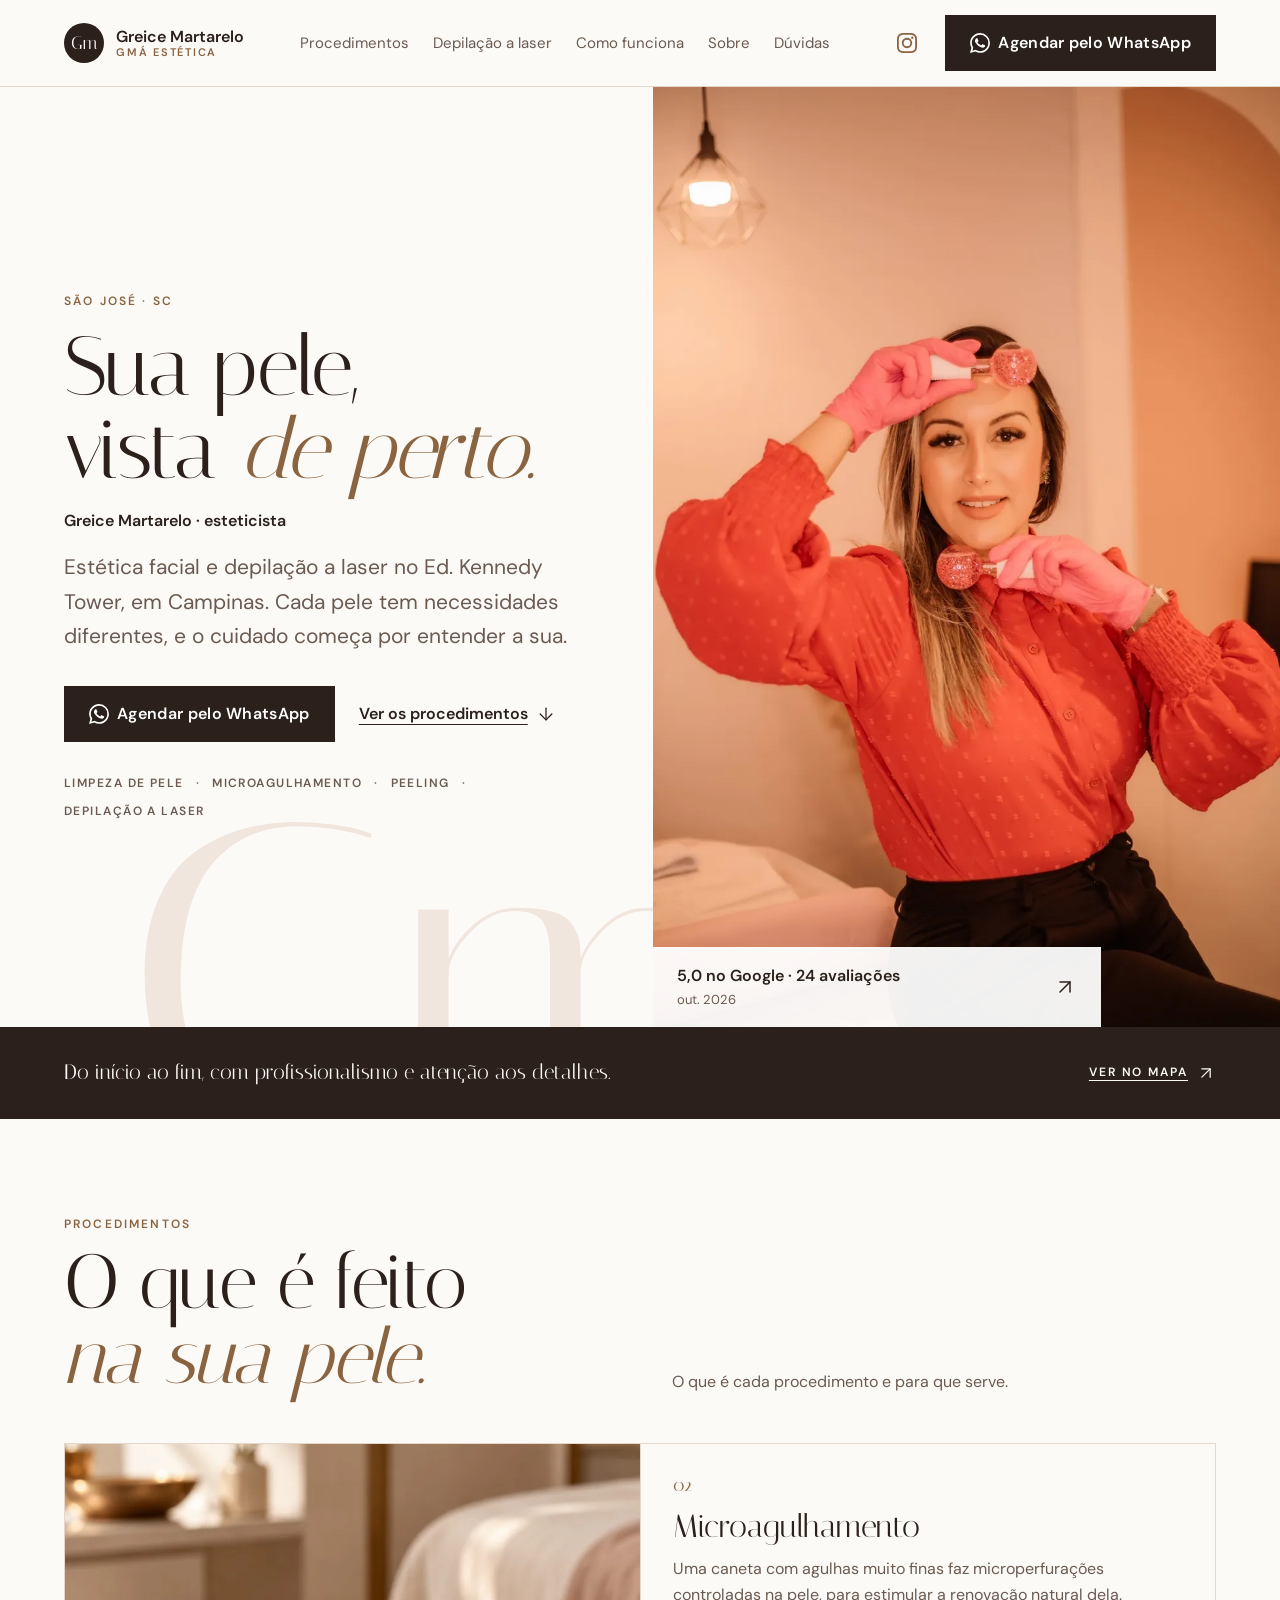
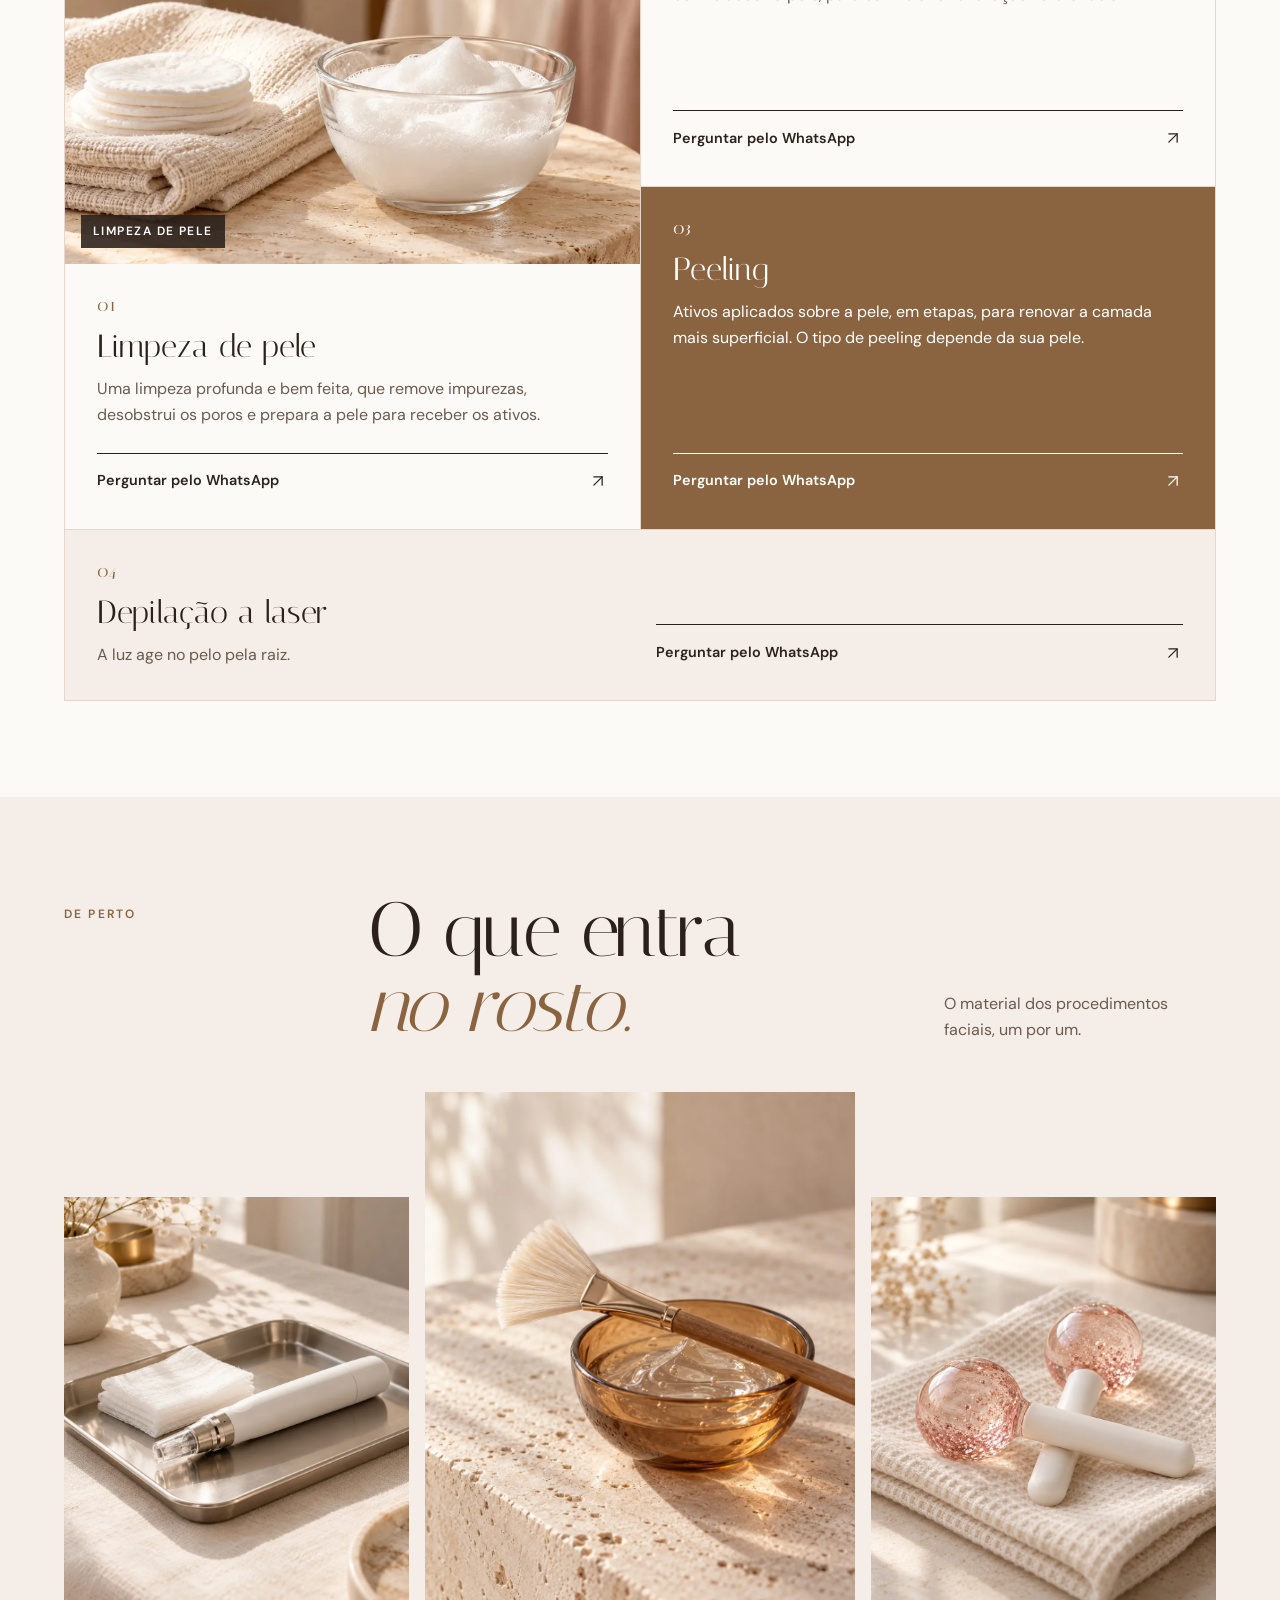
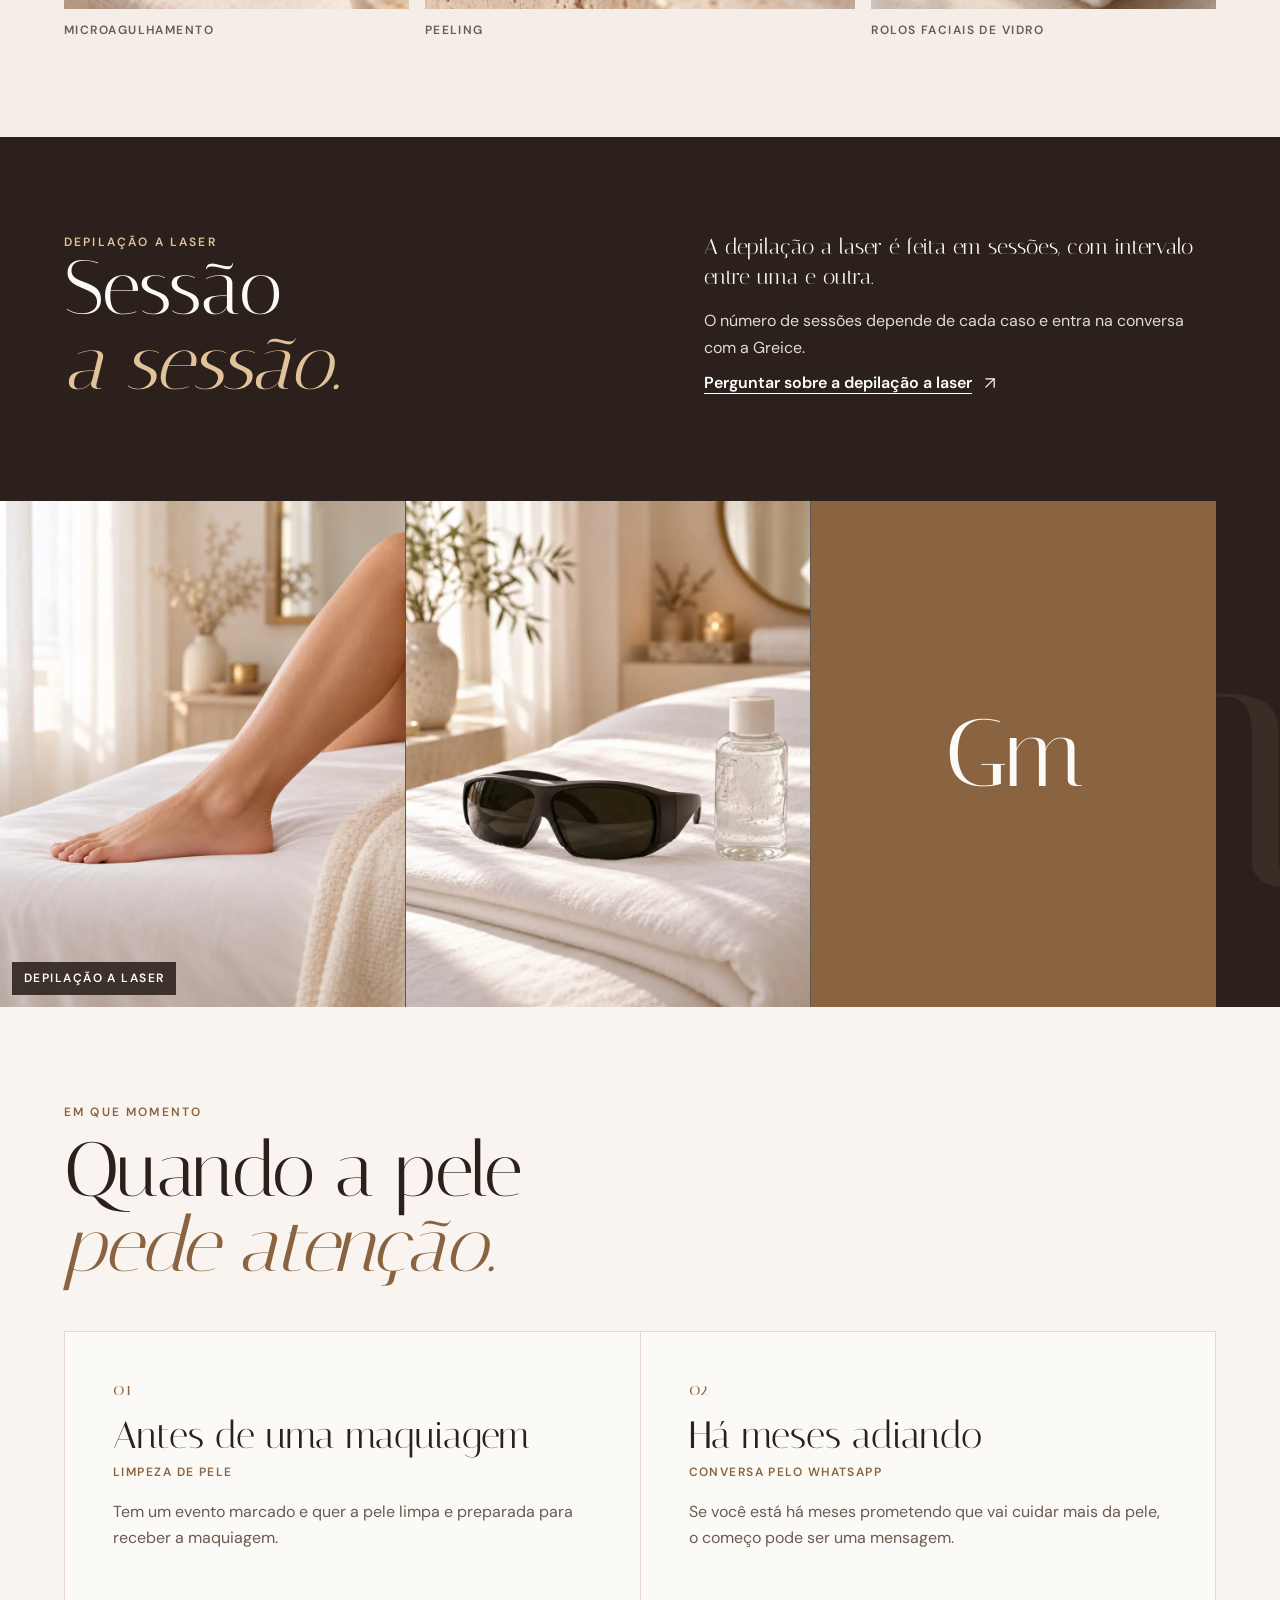
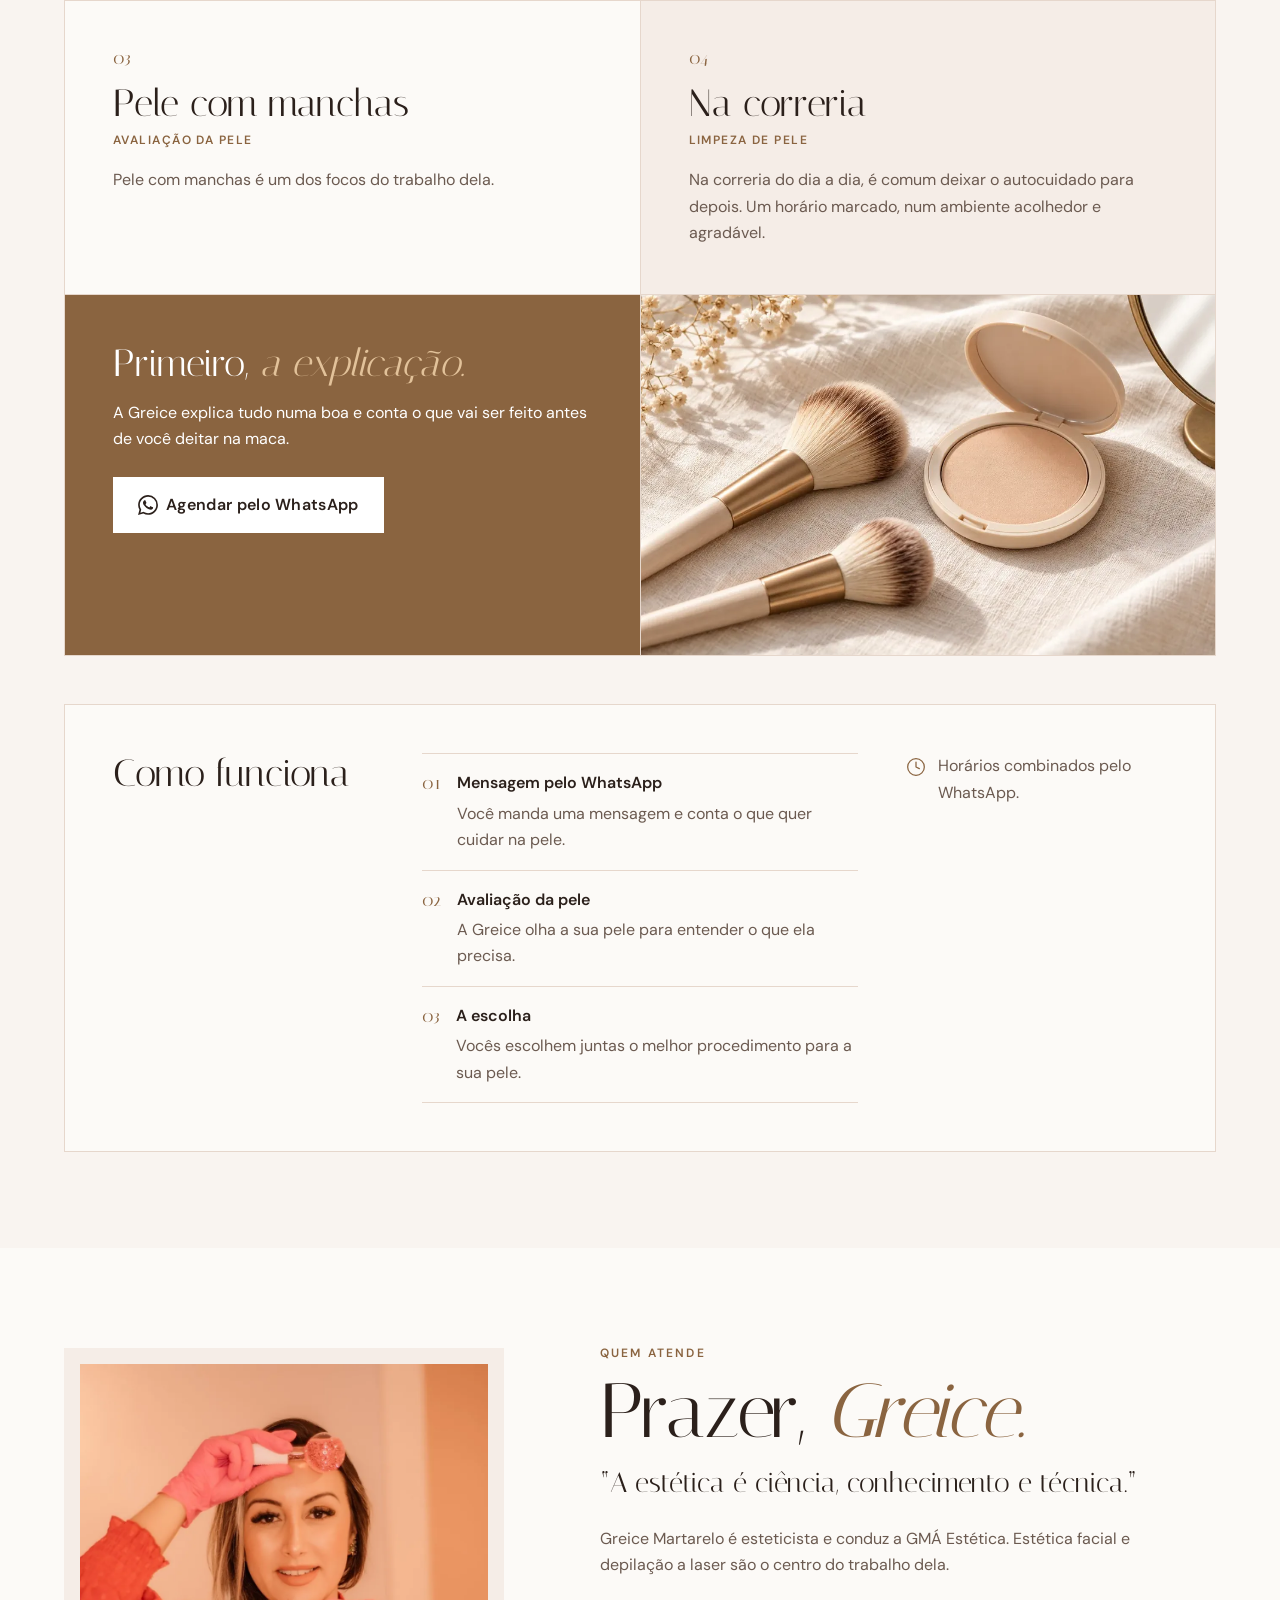
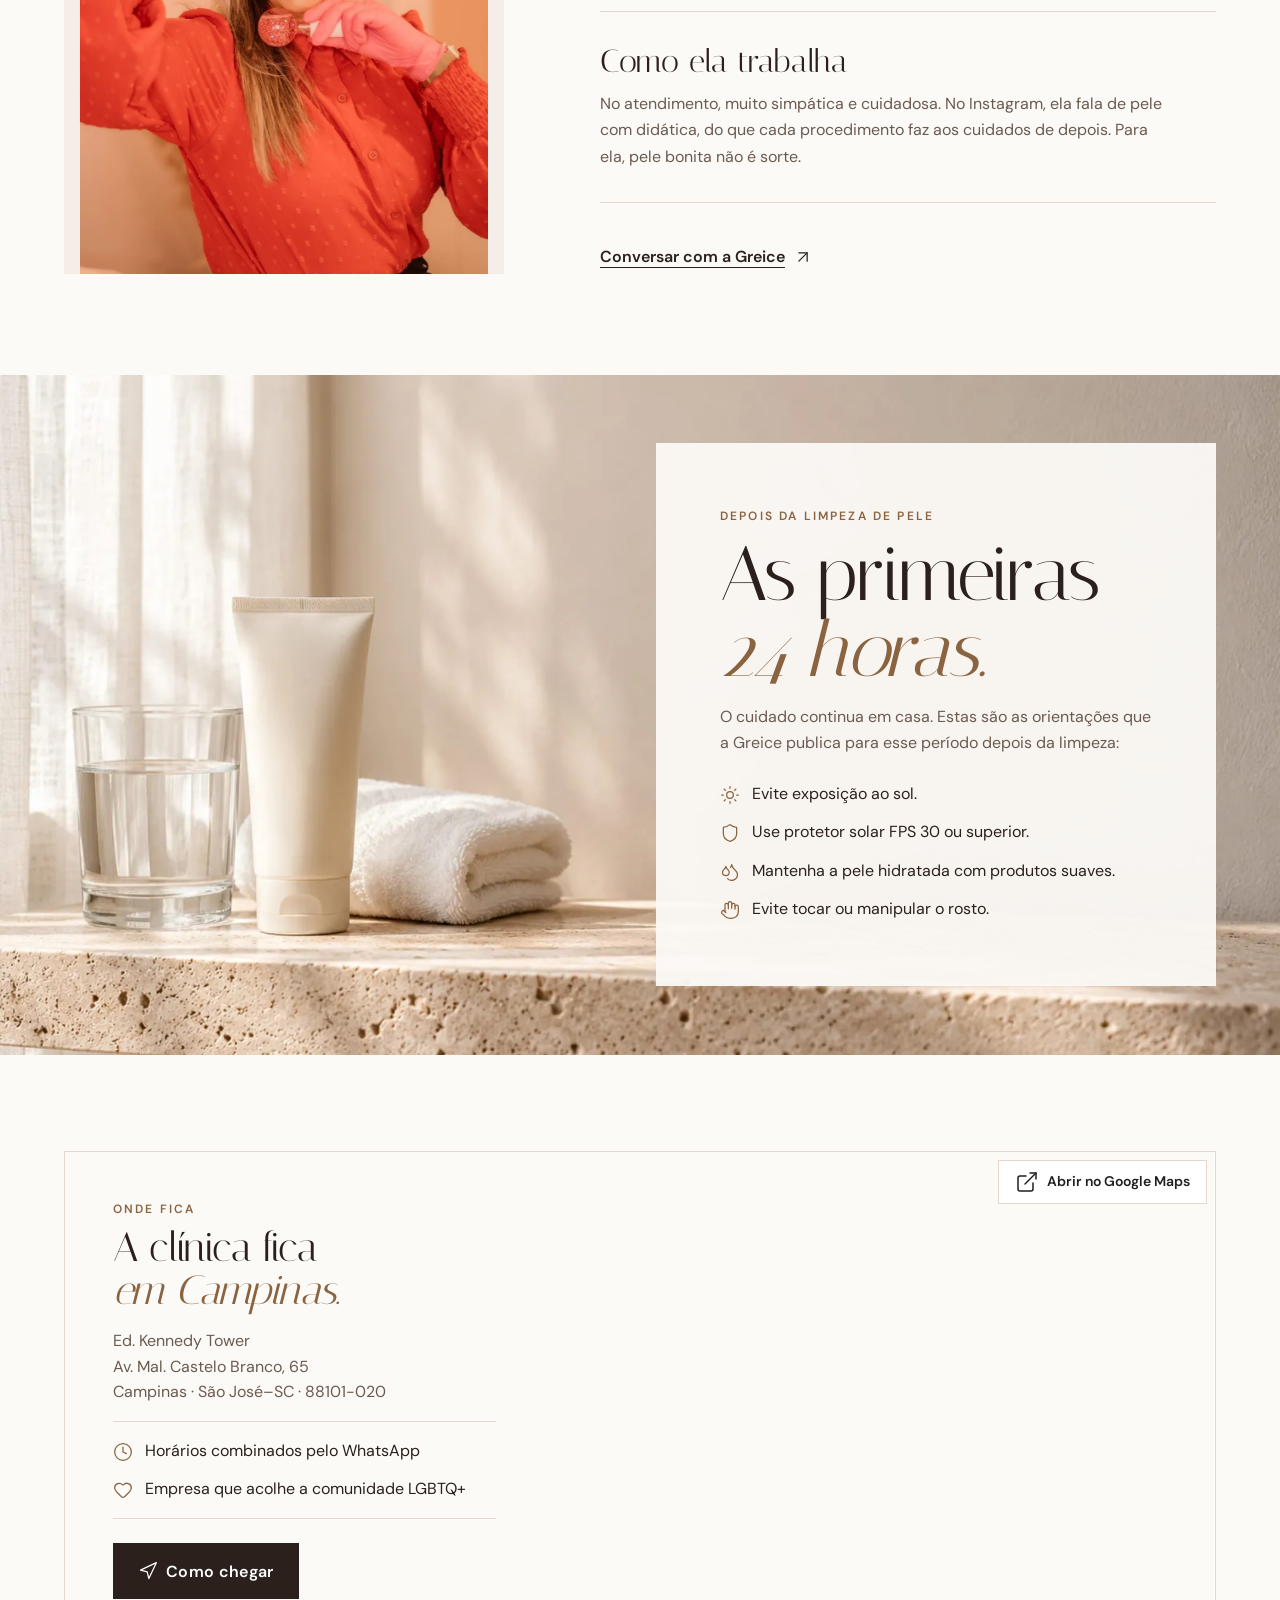
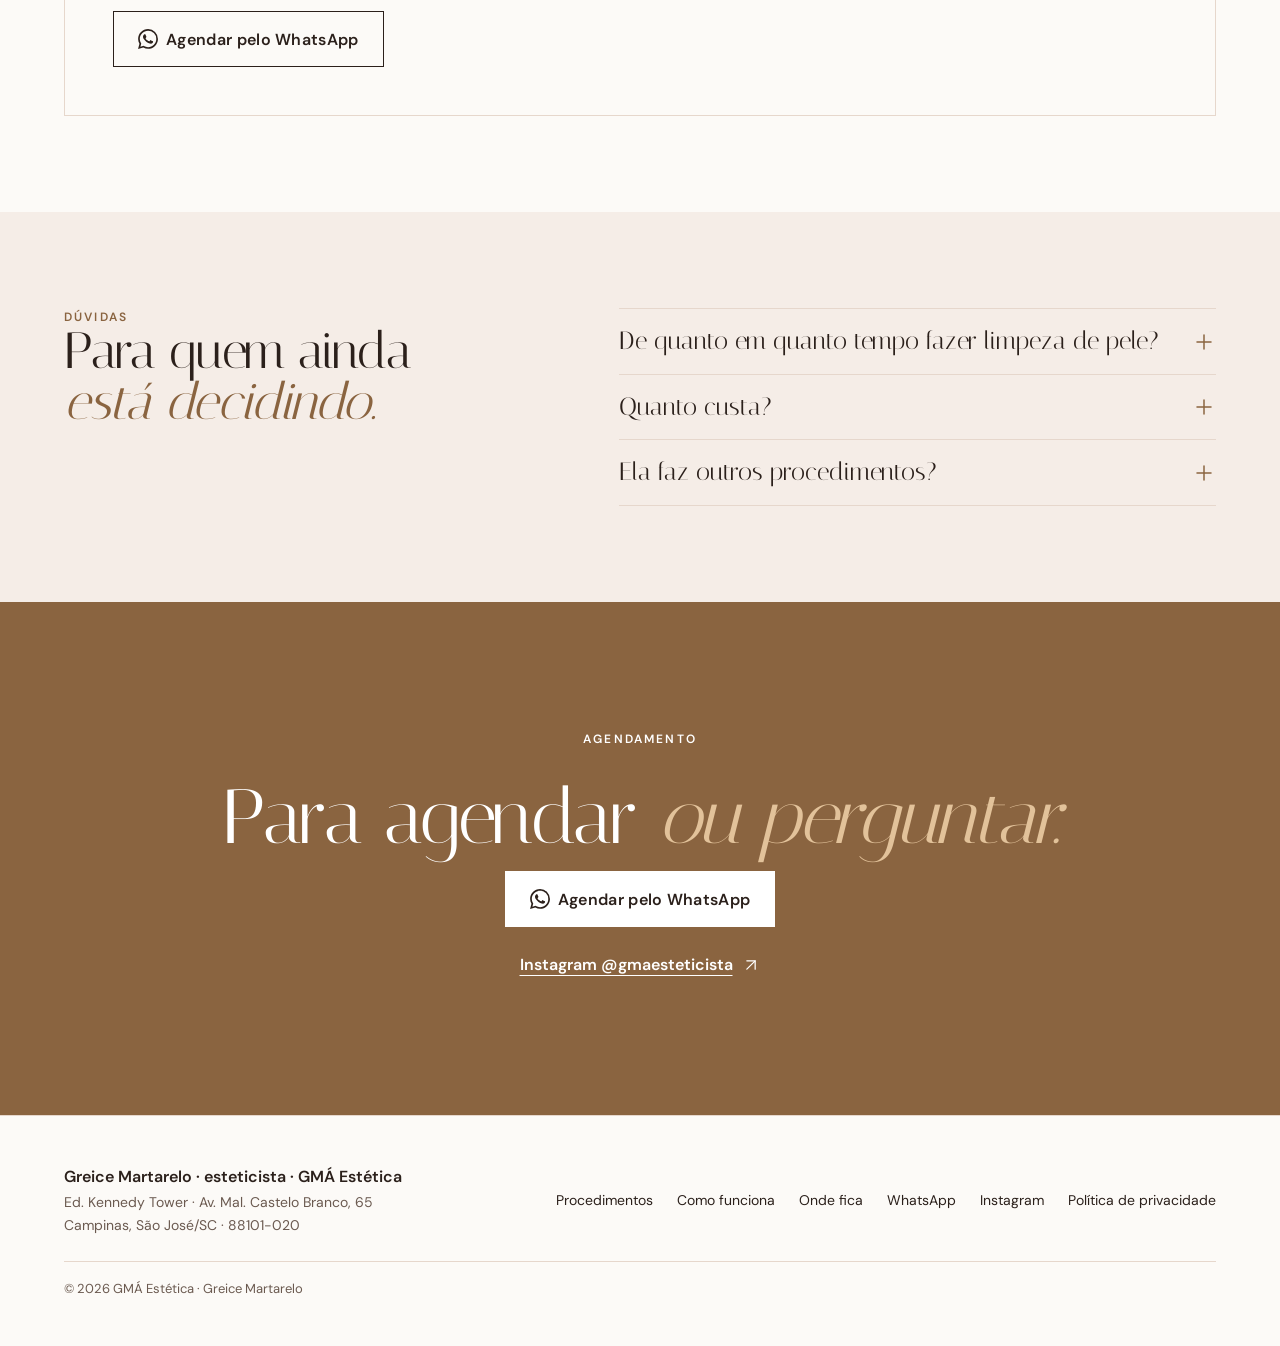
<file: index.html>
<!DOCTYPE html>
<html lang="pt-BR">
<head>
<meta charset="UTF-8">
<meta name="viewport" content="width=device-width, initial-scale=1">
<!-- PRÉ-VENDA: não remover até o Armin fechar a venda -->
<meta name="robots" content="noindex, nofollow">
<title>Esteticista em Campinas, São José | Greice Martarelo</title>
<meta name="description" content="Limpeza de pele, microagulhamento, peeling e depilação a laser com a esteticista Greice Martarelo, em Campinas, São José. Agende pelo WhatsApp.">
<meta property="og:title" content="Greice Martarelo · esteticista em Campinas, São José">
<meta property="og:description" content="Estética facial e depilação a laser no Ed. Kennedy Tower. Agende pelo WhatsApp.">
<meta property="og:type" content="website">
<meta property="og:locale" content="pt_BR">
<meta property="og:image" content="assets/img/og-greice.jpg">
<meta name="theme-color" content="#FCFAF7">
<link rel="icon" href="data:image/svg+xml,%3Csvg xmlns='http://www.w3.org/2000/svg' viewBox='0 0 64 64'%3E%3Ccircle cx='32' cy='32' r='32' fill='%232B201B'/%3E%3Ctext x='32' y='41' text-anchor='middle' font-family='Georgia,serif' font-size='26' fill='%23FCFAF7'%3EGm%3C/text%3E%3C/svg%3E">
<link rel="preconnect" href="https://fonts.googleapis.com">
<link rel="preconnect" href="https://fonts.gstatic.com" crossorigin>
<link href="https://fonts.googleapis.com/css2?family=DM+Sans:opsz,wght@9..40,400;9..40,600&family=Italiana&display=swap" rel="stylesheet">
<link rel="preload" as="image" media="(max-width: 899px)" imagesrcset="assets/img/heroi-celular-480.webp 480w, assets/img/heroi-celular-960.webp 960w" imagesizes="(min-width: 600px) 560px, 100vw">
<link rel="preload" as="image" media="(min-width: 900px)" imagesrcset="assets/img/heroi-960.webp 960w, assets/img/heroi-1600.webp 1600w" imagesizes="49vw">
<link rel="stylesheet" href="assets/css/base.css">
<link rel="stylesheet" href="assets/css/style.css">
<script type="application/ld+json">
{
  "@context": "https://schema.org",
  "@graph": [
    {
      "@type": "HealthAndBeautyBusiness",
      "@id": "#negocio",
      "name": "GMÁ Estética · Greice Martarelo, esteticista",
      "telephone": "+55 48 99977-8066",
      "image": "assets/img/og-greice.jpg",
      "address": {
        "@type": "PostalAddress",
        "streetAddress": "Ed. Kennedy Tower, Av. Mal. Castelo Branco, 65",
        "addressLocality": "São José",
        "addressRegion": "SC",
        "postalCode": "88101-020",
        "addressCountry": "BR"
      },
      "geo": { "@type": "GeoCoordinates", "latitude": -27.6000899, "longitude": -48.6093224 },
      "sameAs": ["https://www.instagram.com/gmaesteticista"],
      "employee": { "@id": "#greice" }
    },
    {
      "@type": "Person",
      "@id": "#greice",
      "name": "Greice Martarelo",
      "jobTitle": "Esteticista",
      "worksFor": { "@id": "#negocio" }
    }
  ]
}
</script>
</head>
<body>
<a class="pular-conteudo" href="#conteudo">Pular para o conteúdo</a>

<header class="cabecalho" data-header>
  <div class="cabecalho__inner">
    <a class="marca" href="#inicio">
      <span class="marca__selo" aria-hidden="true">Gm</span>
      <span class="marca__texto"><span class="marca__nome">Greice Martarelo</span><span class="marca__rotulo">GMÁ Estética</span></span>
    </a>
    <nav class="nav" aria-label="Seções da página">
      <ul role="list">
        <li><a href="#procedimentos">Procedimentos</a></li>
        <li><a href="#depilacao">Depilação a laser</a></li>
        <li><a href="#como-funciona">Como funciona</a></li>
        <li><a href="#sobre">Sobre</a></li>
        <li><a href="#duvidas">Dúvidas</a></li>
      </ul>
    </nav>
    <div class="cabecalho__acoes">
      <a class="ig" href="https://www.instagram.com/gmaesteticista" target="_blank" rel="noopener" aria-label="Instagram @gmaesteticista"><svg class="icone icone--marca" width="24" height="24" fill="currentColor" aria-hidden="true" focusable="false" role="img" viewBox="0 0 24 24" xmlns="http://www.w3.org/2000/svg"><path d="M7.0301.084c-1.2768.0602-2.1487.264-2.911.5634-.7888.3075-1.4575.72-2.1228 1.3877-.6652.6677-1.075 1.3368-1.3802 2.127-.2954.7638-.4956 1.6365-.552 2.914-.0564 1.2775-.0689 1.6882-.0626 4.947.0062 3.2586.0206 3.6671.0825 4.9473.061 1.2765.264 2.1482.5635 2.9107.308.7889.72 1.4573 1.388 2.1228.6679.6655 1.3365 1.0743 2.1285 1.38.7632.295 1.6361.4961 2.9134.552 1.2773.056 1.6884.069 4.9462.0627 3.2578-.0062 3.668-.0207 4.9478-.0814 1.28-.0607 2.147-.2652 2.9098-.5633.7889-.3086 1.4578-.72 2.1228-1.3881.665-.6682 1.0745-1.3378 1.3795-2.1284.2957-.7632.4966-1.636.552-2.9124.056-1.2809.0692-1.6898.063-4.948-.0063-3.2583-.021-3.6668-.0817-4.9465-.0607-1.2797-.264-2.1487-.5633-2.9117-.3084-.7889-.72-1.4568-1.3876-2.1228C21.2982 1.33 20.628.9208 19.8378.6165 19.074.321 18.2017.1197 16.9244.0645 15.6471.0093 15.236-.005 11.977.0014 8.718.0076 8.31.0215 7.0301.0839m.1402 21.6932c-1.17-.0509-1.8053-.2453-2.2287-.408-.5606-.216-.96-.4771-1.3819-.895-.422-.4178-.6811-.8186-.9-1.378-.1644-.4234-.3624-1.058-.4171-2.228-.0595-1.2645-.072-1.6442-.079-4.848-.007-3.2037.0053-3.583.0607-4.848.05-1.169.2456-1.805.408-2.2282.216-.5613.4762-.96.895-1.3816.4188-.4217.8184-.6814 1.3783-.9003.423-.1651 1.0575-.3614 2.227-.4171 1.2655-.06 1.6447-.072 4.848-.079 3.2033-.007 3.5835.005 4.8495.0608 1.169.0508 1.8053.2445 2.228.408.5608.216.96.4754 1.3816.895.4217.4194.6816.8176.9005 1.3787.1653.4217.3617 1.056.4169 2.2263.0602 1.2655.0739 1.645.0796 4.848.0058 3.203-.0055 3.5834-.061 4.848-.051 1.17-.245 1.8055-.408 2.2294-.216.5604-.4763.96-.8954 1.3814-.419.4215-.8181.6811-1.3783.9-.4224.1649-1.0577.3617-2.2262.4174-1.2656.0595-1.6448.072-4.8493.079-3.2045.007-3.5825-.006-4.848-.0608M16.953 5.5864A1.44 1.44 0 1 0 18.39 4.144a1.44 1.44 0 0 0-1.437 1.4424M5.8385 12.012c.0067 3.4032 2.7706 6.1557 6.173 6.1493 3.4026-.0065 6.157-2.7701 6.1506-6.1733-.0065-3.4032-2.771-6.1565-6.174-6.1498-3.403.0067-6.156 2.771-6.1496 6.1738M8 12.0077a4 4 0 1 1 4.008 3.9921A3.9996 3.9996 0 0 1 8 12.0077"/></svg><span class="ig__texto">@gmaesteticista</span></a>
      <a class="botao botao--primario cabecalho__cta" href="https://wa.me/5548999778066?text=Oi%2C%20Greice%21%20Vi%20seu%20site%20e%20quero%20agendar%20um%20hor%C3%A1rio." target="_blank" rel="noopener"><svg class="icone icone--marca" width="24" height="24" fill="currentColor" aria-hidden="true" focusable="false" role="img" viewBox="0 0 24 24" xmlns="http://www.w3.org/2000/svg"><path d="M17.472 14.382c-.297-.149-1.758-.867-2.03-.967-.273-.099-.471-.148-.67.15-.197.297-.767.966-.94 1.164-.173.199-.347.223-.644.075-.297-.15-1.255-.463-2.39-1.475-.883-.788-1.48-1.761-1.653-2.059-.173-.297-.018-.458.13-.606.134-.133.298-.347.446-.52.149-.174.198-.298.298-.497.099-.198.05-.371-.025-.52-.075-.149-.669-1.612-.916-2.207-.242-.579-.487-.5-.669-.51-.173-.008-.371-.01-.57-.01-.198 0-.52.074-.792.372-.272.297-1.04 1.016-1.04 2.479 0 1.462 1.065 2.875 1.213 3.074.149.198 2.096 3.2 5.077 4.487.709.306 1.262.489 1.694.625.712.227 1.36.195 1.871.118.571-.085 1.758-.719 2.006-1.413.248-.694.248-1.289.173-1.413-.074-.124-.272-.198-.57-.347m-5.421 7.403h-.004a9.87 9.87 0 01-5.031-1.378l-.361-.214-3.741.982.998-3.648-.235-.374a9.86 9.86 0 01-1.51-5.26c.001-5.45 4.436-9.884 9.888-9.884 2.64 0 5.122 1.03 6.988 2.898a9.825 9.825 0 012.893 6.994c-.003 5.45-4.437 9.884-9.885 9.884m8.413-18.297A11.815 11.815 0 0012.05 0C5.495 0 .16 5.335.157 11.892c0 2.096.547 4.142 1.588 5.945L.057 24l6.305-1.654a11.882 11.882 0 005.683 1.448h.005c6.554 0 11.89-5.335 11.893-11.893a11.821 11.821 0 00-3.48-8.413Z"/></svg> Agendar pelo WhatsApp</a>
      <button class="cabecalho__menu" type="button" data-abrir-menu aria-expanded="false" aria-controls="menu-celular" aria-label="Abrir menu"><svg aria-hidden="true" focusable="false" class="icone icone--menu" xmlns="http://www.w3.org/2000/svg" width="24" height="24" viewBox="0 0 24 24" fill="none" stroke="currentColor" stroke-width="1.5" stroke-linecap="round" stroke-linejoin="round" ><path d="M4 5h16" /><path d="M4 12h16" /><path d="M4 19h16" /></svg></button>
    </div>
  </div>
</header>
<nav class="menu-celular" id="menu-celular" aria-label="Menu" aria-hidden="true" data-aberto="false" data-lenis-prevent>
    <div class="menu-celular__topo">
      <span class="rotulo">Menu</span>
      <button class="menu-celular__fechar" type="button" data-fechar-menu aria-label="Fechar menu"><svg aria-hidden="true" focusable="false" class="icone icone--x" xmlns="http://www.w3.org/2000/svg" width="24" height="24" viewBox="0 0 24 24" fill="none" stroke="currentColor" stroke-width="1.5" stroke-linecap="round" stroke-linejoin="round" ><path d="M18 6 6 18" /><path d="m6 6 12 12" /></svg></button>
    </div>
    <ul role="list">
      <li><a href="#procedimentos">Procedimentos</a></li>
      <li><a href="#depilacao">Depilação a laser</a></li>
      <li><a href="#como-funciona">Como funciona</a></li>
      <li><a href="#sobre">Sobre</a></li>
      <li><a href="#onde-fica">Onde fica</a></li>
      <li><a href="#duvidas">Dúvidas</a></li>
      <li><a href="https://www.instagram.com/gmaesteticista" target="_blank" rel="noopener">Instagram @gmaesteticista</a></li>
      <li class="so-computador"><a href="https://wa.me/5548999778066?text=Oi%2C%20Greice%21%20Vi%20seu%20site%20e%20quero%20agendar%20um%20hor%C3%A1rio." target="_blank" rel="noopener">Agendar pelo WhatsApp</a></li>
    </ul>
</nav>
<!--/menu-->

<main id="conteudo">

  <section class="heroi" id="inicio" data-heroi>
    <div class="heroi__texto">
      <p class="rotulo">São José · SC</p>
      <h1 class="titulo-1">Sua pele, vista <em>de perto.</em></h1>
      <p class="heroi__id">Greice Martarelo · esteticista</p>
      <p class="heroi__lead">Estética facial e depilação a laser no Ed. Kennedy Tower, em Campinas. Cada pele tem necessidades diferentes, e o cuidado começa por entender a sua.</p>
      <div class="heroi__acoes">
        <a class="botao botao--primario" href="https://wa.me/5548999778066?text=Oi%2C%20Greice%21%20Vi%20seu%20site%20e%20quero%20agendar%20um%20hor%C3%A1rio." target="_blank" rel="noopener"><svg class="icone icone--marca" width="24" height="24" fill="currentColor" aria-hidden="true" focusable="false" role="img" viewBox="0 0 24 24" xmlns="http://www.w3.org/2000/svg"><path d="M17.472 14.382c-.297-.149-1.758-.867-2.03-.967-.273-.099-.471-.148-.67.15-.197.297-.767.966-.94 1.164-.173.199-.347.223-.644.075-.297-.15-1.255-.463-2.39-1.475-.883-.788-1.48-1.761-1.653-2.059-.173-.297-.018-.458.13-.606.134-.133.298-.347.446-.52.149-.174.198-.298.298-.497.099-.198.05-.371-.025-.52-.075-.149-.669-1.612-.916-2.207-.242-.579-.487-.5-.669-.51-.173-.008-.371-.01-.57-.01-.198 0-.52.074-.792.372-.272.297-1.04 1.016-1.04 2.479 0 1.462 1.065 2.875 1.213 3.074.149.198 2.096 3.2 5.077 4.487.709.306 1.262.489 1.694.625.712.227 1.36.195 1.871.118.571-.085 1.758-.719 2.006-1.413.248-.694.248-1.289.173-1.413-.074-.124-.272-.198-.57-.347m-5.421 7.403h-.004a9.87 9.87 0 01-5.031-1.378l-.361-.214-3.741.982.998-3.648-.235-.374a9.86 9.86 0 01-1.51-5.26c.001-5.45 4.436-9.884 9.888-9.884 2.64 0 5.122 1.03 6.988 2.898a9.825 9.825 0 012.893 6.994c-.003 5.45-4.437 9.884-9.885 9.884m8.413-18.297A11.815 11.815 0 0012.05 0C5.495 0 .16 5.335.157 11.892c0 2.096.547 4.142 1.588 5.945L.057 24l6.305-1.654a11.882 11.882 0 005.683 1.448h.005c6.554 0 11.89-5.335 11.893-11.893a11.821 11.821 0 00-3.48-8.413Z"/></svg> Agendar pelo WhatsApp</a>
        <a class="link" href="#procedimentos">Ver os procedimentos <svg aria-hidden="true" focusable="false" class="icone icone--arrow-down" xmlns="http://www.w3.org/2000/svg" width="24" height="24" viewBox="0 0 24 24" fill="none" stroke="currentColor" stroke-width="1.5" stroke-linecap="round" stroke-linejoin="round" ><path d="M12 5v14" /><path d="m19 12-7 7-7-7" /></svg></a>
      </div>
      <ul class="etiquetas" role="list">
        <li>Limpeza de pele</li><li>Microagulhamento</li><li>Peeling</li><li>Depilação a laser</li>
      </ul>
    </div>
    <div class="heroi__foto">
      <div class="midia">
        <picture>
          <source type="image/webp" media="(max-width: 899px)" srcset="assets/img/heroi-celular-480.webp 480w, assets/img/heroi-celular-960.webp 960w" sizes="(min-width: 600px) 560px, 100vw">
          <source type="image/webp" srcset="assets/img/heroi-960.webp 960w, assets/img/heroi-1600.webp 1600w" sizes="49vw">
          <img src="assets/img/heroi-960.jpg" width="1600" height="2397" alt="Greice Martarelo, de blusa coral e luvas rosa, segura dois rolos faciais de vidro junto ao rosto, na sala de atendimento." fetchpriority="high" decoding="async">
        </picture>
      </div>
      <a class="nota-cartao" href="https://www.google.com/maps/place/GMA+Esteticista+-+Greice+Martarelo+%7C+Est%C3%A9tica+Facial+%7C+Depila%C3%A7%C3%A3o+a+Laser/data=!4m7!3m6!1s0x41a3c447aa9a8b53:0x6e4b09a0ca8f2202!8m2!3d-27.6000899!4d-48.6093224!16s%2Fg%2F11vr55xm1d!19sChIJU4uaqkfEo0ERAiKPyqAJS24" target="_blank" rel="noopener" aria-label="5,0 no Google · 24 avaliações · out. 2026: abrir no Google Maps"><span>5,0 no Google · 24 avaliações<small>out. 2026</small></span><svg aria-hidden="true" focusable="false" class="icone icone--arrow-up-right" xmlns="http://www.w3.org/2000/svg" width="24" height="24" viewBox="0 0 24 24" fill="none" stroke="currentColor" stroke-width="1.5" stroke-linecap="round" stroke-linejoin="round" ><path d="M7 7h10v10" /><path d="M7 17 17 7" /></svg></a>
    </div>
  </section>

  <div class="faixa">
    <div class="faixa__inner">
      <p class="faixa__frase">Do início ao fim, com profissionalismo e atenção aos detalhes.</p>
      <a class="link" href="https://www.google.com/maps/place/GMA+Esteticista+-+Greice+Martarelo+%7C+Est%C3%A9tica+Facial+%7C+Depila%C3%A7%C3%A3o+a+Laser/data=!4m7!3m6!1s0x41a3c447aa9a8b53:0x6e4b09a0ca8f2202!8m2!3d-27.6000899!4d-48.6093224!16s%2Fg%2F11vr55xm1d!19sChIJU4uaqkfEo0ERAiKPyqAJS24" target="_blank" rel="noopener" aria-label="Ver no mapa: Campinas, São José, no Google Maps">Ver no mapa <svg aria-hidden="true" focusable="false" class="icone icone--arrow-up-right" xmlns="http://www.w3.org/2000/svg" width="24" height="24" viewBox="0 0 24 24" fill="none" stroke="currentColor" stroke-width="1.5" stroke-linecap="round" stroke-linejoin="round" ><path d="M7 7h10v10" /><path d="M7 17 17 7" /></svg></a>
    </div>
  </div>

  <section class="secao" id="procedimentos">
    <div class="container">
      <div class="cabeca">
        <div class="cabeca__titulo">
          <p class="rotulo">Procedimentos</p>
          <h2 class="titulo-2">O que é feito <em>na sua pele.</em></h2>
        </div>
        <p class="cabeca__apoio">O que é cada procedimento e para que serve.</p>
      </div>
      <ul class="bento" role="list">
        <li class="bento__item bento__foto r">
          <div class="midia">
            <picture><source type="image/webp" media="(max-width: 899px)" srcset="assets/img/proc-limpeza-480.webp 480w, assets/img/proc-limpeza-960.webp 960w" sizes="100vw"><source type="image/webp" srcset="assets/img/proc-limpeza-960.webp 960w, assets/img/proc-limpeza-1600.webp 1600w" sizes="600px"><img src="assets/img/proc-limpeza-960.jpg" width="1600" height="2000" alt="Tigela de vidro com espuma branca de limpeza facial ao lado de discos de algodão sobre uma toalha creme." decoding="async"></picture>
            <span class="chip">Limpeza de pele</span>
          </div>
          <div class="bento__corpo">
            <p class="num">01</p>
            <h3>Limpeza de pele</h3>
            <p class="bento__texto">Uma limpeza profunda e bem feita, que remove impurezas, desobstrui os poros e prepara a pele para receber os ativos.</p>
            <p class="bento__meta"><a href="https://wa.me/5548999778066?text=Oi%2C%20Greice%21%20Vi%20seu%20site%20e%20quero%20saber%20sobre%20a%20limpeza%20de%20pele." target="_blank" rel="noopener">Perguntar pelo WhatsApp <svg aria-hidden="true" focusable="false" class="icone icone--arrow-up-right" xmlns="http://www.w3.org/2000/svg" width="24" height="24" viewBox="0 0 24 24" fill="none" stroke="currentColor" stroke-width="1.5" stroke-linecap="round" stroke-linejoin="round" ><path d="M7 7h10v10" /><path d="M7 17 17 7" /></svg></a></p>
          </div>
        </li>
        <li class="bento__item r">
          <p class="num">02</p>
          <h3>Microagulhamento</h3>
          <p class="bento__texto">Uma caneta com agulhas muito finas faz microperfurações controladas na pele, para estimular a renovação natural dela.</p>
          <p class="bento__meta"><a href="https://wa.me/5548999778066?text=Oi%2C%20Greice%21%20Vi%20seu%20site%20e%20quero%20saber%20sobre%20o%20microagulhamento." target="_blank" rel="noopener">Perguntar pelo WhatsApp <svg aria-hidden="true" focusable="false" class="icone icone--arrow-up-right" xmlns="http://www.w3.org/2000/svg" width="24" height="24" viewBox="0 0 24 24" fill="none" stroke="currentColor" stroke-width="1.5" stroke-linecap="round" stroke-linejoin="round" ><path d="M7 7h10v10" /><path d="M7 17 17 7" /></svg></a></p>
        </li>
        <li class="bento__item bento__item--acento r">
          <p class="num">03</p>
          <h3>Peeling</h3>
          <p class="bento__texto">Ativos aplicados sobre a pele, em etapas, para renovar a camada mais superficial. O tipo de peeling depende da sua pele.</p>
          <p class="bento__meta"><a href="https://wa.me/5548999778066?text=Oi%2C%20Greice%21%20Vi%20seu%20site%20e%20quero%20saber%20sobre%20o%20peeling." target="_blank" rel="noopener">Perguntar pelo WhatsApp <svg aria-hidden="true" focusable="false" class="icone icone--arrow-up-right" xmlns="http://www.w3.org/2000/svg" width="24" height="24" viewBox="0 0 24 24" fill="none" stroke="currentColor" stroke-width="1.5" stroke-linecap="round" stroke-linejoin="round" ><path d="M7 7h10v10" /><path d="M7 17 17 7" /></svg></a></p>
        </li>
        <li class="bento__item bento__item--nude bento__largo r">
          <div>
            <p class="num">04</p>
            <h3>Depilação a laser</h3>
            <p class="bento__texto">A luz age no pelo pela raiz.</p>
          </div>
          <p class="bento__meta"><a href="https://wa.me/5548999778066?text=Oi%2C%20Greice%21%20Vi%20seu%20site%20e%20quero%20saber%20sobre%20a%20depila%C3%A7%C3%A3o%20a%20laser." target="_blank" rel="noopener">Perguntar pelo WhatsApp <svg aria-hidden="true" focusable="false" class="icone icone--arrow-up-right" xmlns="http://www.w3.org/2000/svg" width="24" height="24" viewBox="0 0 24 24" fill="none" stroke="currentColor" stroke-width="1.5" stroke-linecap="round" stroke-linejoin="round" ><path d="M7 7h10v10" /><path d="M7 17 17 7" /></svg></a></p>
        </li>
      </ul>
    </div>
  </section>

  <section class="secao perto" id="de-perto">
    <div class="container perto__cabeca">
      <p class="rotulo">De perto</p>
      <h2 class="titulo-2">O que entra <em>no rosto.</em></h2>
      <p>O material dos procedimentos faciais, um por um.</p>
    </div>
    <div class="container perto__largo">
      <ul class="perto__galeria" role="list">
        <li class="foto-legenda r"><div class="midia"><picture><source type="image/webp" media="(max-width: 899px)" srcset="assets/img/perto-micro-480.webp 480w, assets/img/perto-micro-960.webp 960w" sizes="100vw"><source type="image/webp" srcset="assets/img/perto-micro-960.webp 960w, assets/img/perto-micro-1600.webp 1600w" sizes="30vw"><img src="assets/img/perto-micro-960.jpg" width="1600" height="2000" alt="Caneta de microagulhamento branca sobre uma bandeja de inox com gaze dobrada." loading="lazy" decoding="async"></picture></div><p class="legenda">Microagulhamento</p></li>
        <li class="foto-legenda r"><div class="midia"><picture><source type="image/webp" media="(max-width: 899px)" srcset="assets/img/perto-peeling-480.webp 480w, assets/img/perto-peeling-960.webp 960w" sizes="100vw"><source type="image/webp" srcset="assets/img/perto-peeling-960.webp 960w, assets/img/perto-peeling-1600.webp 1600w" sizes="37vw"><img src="assets/img/perto-peeling-960.jpg" width="1600" height="2000" alt="Pincel de leque apoiado numa tigela de vidro âmbar com gel transparente." loading="lazy" decoding="async"></picture></div><p class="legenda">Peeling</p></li>
        <li class="foto-legenda r"><div class="midia"><picture><source type="image/webp" media="(max-width: 899px)" srcset="assets/img/perto-rolos-480.webp 480w, assets/img/perto-rolos-960.webp 960w" sizes="100vw"><source type="image/webp" srcset="assets/img/perto-rolos-960.webp 960w, assets/img/perto-rolos-1600.webp 1600w" sizes="30vw"><img src="assets/img/perto-rolos-960.jpg" width="1600" height="2000" alt="Dois rolos faciais de vidro com glitter rosé cruzados sobre uma toalha creme." loading="lazy" decoding="async"></picture></div><p class="legenda">Rolos faciais de vidro</p></li>
      </ul>
    </div>
  </section>

  <section class="secao laser" id="depilacao">
    <div class="container laser__grade">
      <div>
        <p class="rotulo">Depilação a laser</p>
        <h2 class="titulo-2">Sessão <em>a sessão.</em></h2>
      </div>
      <div>
        <p class="laser__lead">A depilação a laser é feita em sessões, com intervalo entre uma e outra.</p>
        <p class="texto">O número de sessões depende de cada caso e entra na conversa com a Greice.</p>
        <a class="link link--claro" href="https://wa.me/5548999778066?text=Oi%2C%20Greice%21%20Vi%20seu%20site%20e%20quero%20saber%20sobre%20a%20depila%C3%A7%C3%A3o%20a%20laser." target="_blank" rel="noopener">Perguntar sobre a depilação a laser <svg aria-hidden="true" focusable="false" class="icone icone--arrow-up-right" xmlns="http://www.w3.org/2000/svg" width="24" height="24" viewBox="0 0 24 24" fill="none" stroke="currentColor" stroke-width="1.5" stroke-linecap="round" stroke-linejoin="round" ><path d="M7 7h10v10" /><path d="M7 17 17 7" /></svg></a>
      </div>
    </div>
    <ul class="tira" role="list">
      <li class="r"><div class="midia"><picture><source type="image/webp" media="(max-width: 899px)" srcset="assets/img/laser-perna-480.webp 480w, assets/img/laser-perna-960.webp 960w" sizes="100vw"><source type="image/webp" srcset="assets/img/laser-perna-960.webp 960w, assets/img/laser-perna-1600.webp 1600w" sizes="30vw"><img src="assets/img/laser-perna-960.jpg" width="1600" height="2000" alt="Perna de mulher apoiada sobre o lençol branco de uma maca." loading="lazy" decoding="async"></picture></div><span class="chip">Depilação a laser</span></li>
      <li class="r"><div class="midia"><picture><source type="image/webp" media="(max-width: 899px)" srcset="assets/img/laser-oculos-480.webp 480w, assets/img/laser-oculos-960.webp 960w" sizes="100vw"><source type="image/webp" srcset="assets/img/laser-oculos-960.webp 960w, assets/img/laser-oculos-1600.webp 1600w" sizes="30vw"><img src="assets/img/laser-oculos-960.jpg" width="1600" height="2000" alt="Óculos escuros de proteção sobre um lençol branco dobrado, ao lado de um frasco de gel." loading="lazy" decoding="async"></picture></div></li>
      <li class="tira__cor" aria-hidden="true">Gm</li>
    </ul>
  </section>

  <section class="secao momentos" id="em-que-momento">
    <div class="container">
      <div class="cabeca">
        <div class="cabeca__titulo">
          <p class="rotulo">Em que momento</p>
          <h2 class="titulo-2">Quando a pele <em>pede atenção.</em></h2>
        </div>
      </div>
      <ul class="grade-2x2" role="list">
        <li class="cartao-grande r"><p class="num">01</p><h3>Antes de uma maquiagem</h3><p class="cartao-grande__meta">Limpeza de pele</p><p>Tem um evento marcado e quer a pele limpa e preparada para receber a maquiagem.</p></li>
        <li class="cartao-grande r"><p class="num">02</p><h3>Há meses adiando</h3><p class="cartao-grande__meta">Conversa pelo WhatsApp</p><p>Se você está há meses prometendo que vai cuidar mais da pele, o começo pode ser uma mensagem.</p></li>
        <li class="cartao-grande r"><p class="num">03</p><h3>Pele com manchas</h3><p class="cartao-grande__meta">Avaliação da pele</p><p>Pele com manchas é um dos focos do trabalho dela.</p></li>
        <li class="cartao-grande cartao-grande--nude r"><p class="num">04</p><h3>Na correria</h3><p class="cartao-grande__meta">Limpeza de pele</p><p>Na correria do dia a dia, é comum deixar o autocuidado para depois. Um horário marcado, num ambiente acolhedor e agradável.</p></li>
      </ul>
      <div class="bloco-cor">
        <div class="bloco-cor__texto">
          <h3>Primeiro, <em>a explicação.</em></h3>
          <p>A Greice explica tudo numa boa e conta o que vai ser feito antes de você deitar na maca.</p>
          <a class="botao botao--claro" href="https://wa.me/5548999778066?text=Oi%2C%20Greice%21%20Vi%20seu%20site%20e%20quero%20agendar%20um%20hor%C3%A1rio." target="_blank" rel="noopener"><svg class="icone icone--marca" width="24" height="24" fill="currentColor" aria-hidden="true" focusable="false" role="img" viewBox="0 0 24 24" xmlns="http://www.w3.org/2000/svg"><path d="M17.472 14.382c-.297-.149-1.758-.867-2.03-.967-.273-.099-.471-.148-.67.15-.197.297-.767.966-.94 1.164-.173.199-.347.223-.644.075-.297-.15-1.255-.463-2.39-1.475-.883-.788-1.48-1.761-1.653-2.059-.173-.297-.018-.458.13-.606.134-.133.298-.347.446-.52.149-.174.198-.298.298-.497.099-.198.05-.371-.025-.52-.075-.149-.669-1.612-.916-2.207-.242-.579-.487-.5-.669-.51-.173-.008-.371-.01-.57-.01-.198 0-.52.074-.792.372-.272.297-1.04 1.016-1.04 2.479 0 1.462 1.065 2.875 1.213 3.074.149.198 2.096 3.2 5.077 4.487.709.306 1.262.489 1.694.625.712.227 1.36.195 1.871.118.571-.085 1.758-.719 2.006-1.413.248-.694.248-1.289.173-1.413-.074-.124-.272-.198-.57-.347m-5.421 7.403h-.004a9.87 9.87 0 01-5.031-1.378l-.361-.214-3.741.982.998-3.648-.235-.374a9.86 9.86 0 01-1.51-5.26c.001-5.45 4.436-9.884 9.888-9.884 2.64 0 5.122 1.03 6.988 2.898a9.825 9.825 0 012.893 6.994c-.003 5.45-4.437 9.884-9.885 9.884m8.413-18.297A11.815 11.815 0 0012.05 0C5.495 0 .16 5.335.157 11.892c0 2.096.547 4.142 1.588 5.945L.057 24l6.305-1.654a11.882 11.882 0 005.683 1.448h.005c6.554 0 11.89-5.335 11.893-11.893a11.821 11.821 0 00-3.48-8.413Z"/></svg> Agendar pelo WhatsApp</a>
        </div>
        <div class="bloco-cor__foto r"><div class="midia"><picture><source type="image/webp" media="(max-width: 899px)" srcset="assets/img/momento-maquiagem-480.webp 480w, assets/img/momento-maquiagem-960.webp 960w" sizes="100vw"><source type="image/webp" srcset="assets/img/momento-maquiagem-960.webp 960w, assets/img/momento-maquiagem-1600.webp 1600w" sizes="600px"><img src="assets/img/momento-maquiagem-960.jpg" width="1600" height="1200" alt="Dois pincéis de maquiagem e um pó compacto bege sobre linho claro." loading="lazy" decoding="async"></picture></div></div>
      </div>
      <div class="painel" id="como-funciona">
        <h3>Como funciona</h3>
        <ol class="etapas" role="list">
          <li><p class="num">01</p><strong>Mensagem pelo WhatsApp</strong><span>Você manda uma mensagem e conta o que quer cuidar na pele.</span></li>
          <li><p class="num">02</p><strong>Avaliação da pele</strong><span>A Greice olha a sua pele para entender o que ela precisa.</span></li>
          <li><p class="num">03</p><strong>A escolha</strong><span>Vocês escolhem juntas o melhor procedimento para a sua pele.</span></li>
        </ol>
        <p class="painel__nota"><svg aria-hidden="true" focusable="false" class="icone icone--clock" xmlns="http://www.w3.org/2000/svg" width="24" height="24" viewBox="0 0 24 24" fill="none" stroke="currentColor" stroke-width="1.5" stroke-linecap="round" stroke-linejoin="round" ><circle cx="12" cy="12" r="10" /><path d="M12 6v6l4 2" /></svg> <span>Horários combinados pelo WhatsApp.</span></p>
      </div>
    </div>
  </section>

  <section class="secao sobre" id="sobre">
    <div class="container sobre__grade">
      <div class="moldura r">
        <div class="midia"><picture><source type="image/webp" media="(max-width: 899px)" srcset="assets/img/sobre-retrato-480.webp 480w, assets/img/sobre-retrato-960.webp 960w" sizes="100vw"><source type="image/webp" srcset="assets/img/sobre-retrato-960.webp 960w" sizes="470px"><img src="assets/img/sobre-retrato-960.jpg" width="1200" height="1500" alt="Retrato de Greice Martarelo sorrindo, com dois rolos faciais de vidro na testa e no queixo." loading="lazy" decoding="async"></picture></div>
      </div>
      <div>
        <p class="rotulo">Quem atende</p>
        <h2 class="titulo-2">Prazer, <em>Greice.</em></h2>
        <p class="sobre__lead">“A estética é ciência, conhecimento e técnica.”</p>
        <p class="texto">Greice Martarelo é esteticista e conduz a GMÁ Estética. Estética facial e depilação a laser são o centro do trabalho dela.</p>
        <hr>
        <h3>Como ela trabalha</h3>
        <p class="texto">No atendimento, muito simpática e cuidadosa. No Instagram, ela fala de pele com didática, do que cada procedimento faz aos cuidados de depois. Para ela, pele bonita não é sorte.</p>
        <hr>
        <a class="link" href="https://wa.me/5548999778066?text=Oi%2C%20Greice%21%20Vi%20seu%20site%20e%20queria%20conversar%20sobre%20a%20minha%20pele." target="_blank" rel="noopener">Conversar com a Greice <svg aria-hidden="true" focusable="false" class="icone icone--arrow-up-right" xmlns="http://www.w3.org/2000/svg" width="24" height="24" viewBox="0 0 24 24" fill="none" stroke="currentColor" stroke-width="1.5" stroke-linecap="round" stroke-linejoin="round" ><path d="M7 7h10v10" /><path d="M7 17 17 7" /></svg></a>
      </div>
    </div>
  </section>

  <section class="depois" id="depois">
    <div class="depois__foto">
      <div class="midia">
        <picture>
          <source type="image/webp" media="(max-width: 899px)" srcset="assets/img/depois-cuidados-celular-480.webp 480w, assets/img/depois-cuidados-celular-960.webp 960w" sizes="100vw">
          <source type="image/webp" srcset="assets/img/depois-cuidados-960.webp 960w, assets/img/depois-cuidados-1600.webp 1600w" sizes="100vw">
          <img src="assets/img/depois-cuidados-960.jpg" width="2400" height="1600" alt="Tubo de protetor solar, toalha branca dobrada e copo d'água numa prateleira clara junto à janela." loading="lazy" decoding="async">
        </picture>
      </div>
    </div>
    <div class="depois__cartao r">
      <p class="rotulo">Depois da limpeza de pele</p>
      <h2 class="titulo-2">As primeiras <em>24 horas.</em></h2>
      <p>O cuidado continua em casa. Estas são as orientações que a Greice publica para esse período depois da limpeza:</p>
      <ul class="cuidados" role="list">
        <li><svg aria-hidden="true" focusable="false" class="icone icone--sun" xmlns="http://www.w3.org/2000/svg" width="24" height="24" viewBox="0 0 24 24" fill="none" stroke="currentColor" stroke-width="1.5" stroke-linecap="round" stroke-linejoin="round" ><circle cx="12" cy="12" r="4" /><path d="M12 2v2" /><path d="M12 20v2" /><path d="m4.93 4.93 1.41 1.41" /><path d="m17.66 17.66 1.41 1.41" /><path d="M2 12h2" /><path d="M20 12h2" /><path d="m6.34 17.66-1.41 1.41" /><path d="m19.07 4.93-1.41 1.41" /></svg><span>Evite exposição ao sol.</span></li>
        <li><svg aria-hidden="true" focusable="false" class="icone icone--shield" xmlns="http://www.w3.org/2000/svg" width="24" height="24" viewBox="0 0 24 24" fill="none" stroke="currentColor" stroke-width="1.5" stroke-linecap="round" stroke-linejoin="round" ><path d="M20 13c0 5-3.5 7.5-7.66 8.95a1 1 0 0 1-.67-.01C7.5 20.5 4 18 4 13V6a1 1 0 0 1 1-1c2 0 4.5-1.2 6.24-2.72a1.17 1.17 0 0 1 1.52 0C14.51 3.81 17 5 19 5a1 1 0 0 1 1 1z" /></svg><span>Use protetor solar FPS 30 ou superior.</span></li>
        <li><svg aria-hidden="true" focusable="false" class="icone icone--droplets" xmlns="http://www.w3.org/2000/svg" width="24" height="24" viewBox="0 0 24 24" fill="none" stroke="currentColor" stroke-width="1.5" stroke-linecap="round" stroke-linejoin="round" ><path d="M7 16.3c2.2 0 4-1.83 4-4.05 0-1.16-.57-2.26-1.71-3.19S7.29 6.75 7 5.3c-.29 1.45-1.14 2.84-2.29 3.76S3 11.1 3 12.25c0 2.22 1.8 4.05 4 4.05z" /><path d="M12.56 6.6A10.97 10.97 0 0 0 14 3.02c.5 2.5 2 4.9 4 6.5s3 3.5 3 5.5a6.98 6.98 0 0 1-11.91 4.97" /></svg><span>Mantenha a pele hidratada com produtos suaves.</span></li>
        <li><svg aria-hidden="true" focusable="false" class="icone icone--hand" xmlns="http://www.w3.org/2000/svg" width="24" height="24" viewBox="0 0 24 24" fill="none" stroke="currentColor" stroke-width="1.5" stroke-linecap="round" stroke-linejoin="round" ><path d="M18 11V6a2 2 0 0 0-2-2a2 2 0 0 0-2 2" /><path d="M14 10V4a2 2 0 0 0-2-2a2 2 0 0 0-2 2v2" /><path d="M10 10.5V6a2 2 0 0 0-2-2a2 2 0 0 0-2 2v8" /><path d="M18 8a2 2 0 1 1 4 0v6a8 8 0 0 1-8 8h-2c-2.8 0-4.5-.86-5.99-2.34l-3.6-3.6a2 2 0 0 1 2.83-2.82L7 15" /></svg><span>Evite tocar ou manipular o rosto.</span></li>
      </ul>
    </div>
  </section>

  <section class="secao local" id="onde-fica" data-mapa>
    <div class="container local__grade">
      <div class="local__cartao r">
        <p class="rotulo">Onde fica</p>
        <h2 class="local__titulo">A clínica fica <em>em Campinas.</em></h2>
        <address class="local__endereco">
          Ed. Kennedy Tower<br>
          Av. Mal. Castelo Branco, 65<br>
          Campinas · São José–SC · <span class="nowrap">88101-020</span>
        </address>
        <ul class="local__fatos" role="list">
          <li><svg aria-hidden="true" focusable="false" class="icone icone--clock" xmlns="http://www.w3.org/2000/svg" width="24" height="24" viewBox="0 0 24 24" fill="none" stroke="currentColor" stroke-width="1.5" stroke-linecap="round" stroke-linejoin="round" ><circle cx="12" cy="12" r="10" /><path d="M12 6v6l4 2" /></svg> <span>Horários combinados pelo WhatsApp</span></li>
          <li><svg aria-hidden="true" focusable="false" class="icone icone--heart" xmlns="http://www.w3.org/2000/svg" width="24" height="24" viewBox="0 0 24 24" fill="none" stroke="currentColor" stroke-width="1.5" stroke-linecap="round" stroke-linejoin="round" ><path d="M2 9.5a5.5 5.5 0 0 1 9.591-3.676.56.56 0 0 0 .818 0A5.49 5.49 0 0 1 22 9.5c0 2.29-1.5 4-3 5.5l-5.492 5.313a2 2 0 0 1-3 .019L5 15c-1.5-1.5-3-3.2-3-5.5" /></svg> <span>Empresa que acolhe a comunidade LGBTQ+</span></li>
        </ul>
        <div class="local__acoes">
          <a class="botao botao--primario" href="https://www.google.com/maps/dir/?api=1&amp;destination=Av.%20Mal.%20Castelo%20Branco%2C%2065%20-%20Campinas%2C%20S%C3%A3o%20Jos%C3%A9%20-%20SC%2C%2088101-020" target="_blank" rel="noopener"><svg aria-hidden="true" focusable="false" class="icone icone--navigation" xmlns="http://www.w3.org/2000/svg" width="24" height="24" viewBox="0 0 24 24" fill="none" stroke="currentColor" stroke-width="1.5" stroke-linecap="round" stroke-linejoin="round" ><polygon points="3 11 22 2 13 21 11 13 3 11" /></svg> Como chegar</a>
          <a class="botao botao--contorno local__so-computador" href="https://wa.me/5548999778066?text=Oi%2C%20Greice%21%20Vi%20seu%20site%20e%20quero%20agendar%20um%20hor%C3%A1rio." target="_blank" rel="noopener"><svg class="icone icone--marca" width="24" height="24" fill="currentColor" aria-hidden="true" focusable="false" role="img" viewBox="0 0 24 24" xmlns="http://www.w3.org/2000/svg"><path d="M17.472 14.382c-.297-.149-1.758-.867-2.03-.967-.273-.099-.471-.148-.67.15-.197.297-.767.966-.94 1.164-.173.199-.347.223-.644.075-.297-.15-1.255-.463-2.39-1.475-.883-.788-1.48-1.761-1.653-2.059-.173-.297-.018-.458.13-.606.134-.133.298-.347.446-.52.149-.174.198-.298.298-.497.099-.198.05-.371-.025-.52-.075-.149-.669-1.612-.916-2.207-.242-.579-.487-.5-.669-.51-.173-.008-.371-.01-.57-.01-.198 0-.52.074-.792.372-.272.297-1.04 1.016-1.04 2.479 0 1.462 1.065 2.875 1.213 3.074.149.198 2.096 3.2 5.077 4.487.709.306 1.262.489 1.694.625.712.227 1.36.195 1.871.118.571-.085 1.758-.719 2.006-1.413.248-.694.248-1.289.173-1.413-.074-.124-.272-.198-.57-.347m-5.421 7.403h-.004a9.87 9.87 0 01-5.031-1.378l-.361-.214-3.741.982.998-3.648-.235-.374a9.86 9.86 0 01-1.51-5.26c.001-5.45 4.436-9.884 9.888-9.884 2.64 0 5.122 1.03 6.988 2.898a9.825 9.825 0 012.893 6.994c-.003 5.45-4.437 9.884-9.885 9.884m8.413-18.297A11.815 11.815 0 0012.05 0C5.495 0 .16 5.335.157 11.892c0 2.096.547 4.142 1.588 5.945L.057 24l6.305-1.654a11.882 11.882 0 005.683 1.448h.005c6.554 0 11.89-5.335 11.893-11.893a11.821 11.821 0 00-3.48-8.413Z"/></svg> Agendar pelo WhatsApp</a>
        </div>
      </div>
      <a class="local__mapa" href="https://www.google.com/maps/place/GMA+Esteticista+-+Greice+Martarelo+%7C+Est%C3%A9tica+Facial+%7C+Depila%C3%A7%C3%A3o+a+Laser/data=!4m7!3m6!1s0x41a3c447aa9a8b53:0x6e4b09a0ca8f2202!8m2!3d-27.6000899!4d-48.6093224!16s%2Fg%2F11vr55xm1d!19sChIJU4uaqkfEo0ERAiKPyqAJS24" target="_blank" rel="noopener" aria-label="Abrir no Google Maps: GMÁ Estética em Campinas, São José">
        <iframe src="https://www.google.com/maps?q=-27.6000899%2C-48.6093224&amp;z=16&amp;output=embed"
          title="Mapa: GMÁ Estética em Campinas, São José" loading="lazy" referrerpolicy="no-referrer-when-downgrade"
          tabindex="-1" aria-hidden="true"></iframe>
        <span class="local__selo"><svg aria-hidden="true" focusable="false" class="icone icone--external-link" xmlns="http://www.w3.org/2000/svg" width="24" height="24" viewBox="0 0 24 24" fill="none" stroke="currentColor" stroke-width="1.5" stroke-linecap="round" stroke-linejoin="round" ><path d="M15 3h6v6" /><path d="M10 14 21 3" /><path d="M18 13v6a2 2 0 0 1-2 2H5a2 2 0 0 1-2-2V8a2 2 0 0 1 2-2h6" /></svg> Abrir no Google Maps</span>
      </a>
    </div>
  </section>

  <section class="secao duvidas" id="duvidas">
    <div class="container duvidas__grade">
      <div>
        <p class="rotulo">Dúvidas</p>
        <h2 class="titulo-2">Para quem ainda<br class="so-computador"> <em>está decidindo.</em></h2>
      </div>
      <div class="faq">
        <details><summary>De quanto em quanto tempo fazer limpeza de&nbsp;pele? <svg aria-hidden="true" focusable="false" class="icone icone--plus" xmlns="http://www.w3.org/2000/svg" width="24" height="24" viewBox="0 0 24 24" fill="none" stroke="currentColor" stroke-width="1.5" stroke-linecap="round" stroke-linejoin="round" ><path d="M5 12h14" /><path d="M12 5v14" /></svg></summary><p>Depende da pele. Como a Greice escreveu no Instagram, o intervalo entre as sessões deve ser avaliado individualmente por um profissional.</p></details>
        <details><summary>Quanto custa? <svg aria-hidden="true" focusable="false" class="icone icone--plus" xmlns="http://www.w3.org/2000/svg" width="24" height="24" viewBox="0 0 24 24" fill="none" stroke="currentColor" stroke-width="1.5" stroke-linecap="round" stroke-linejoin="round" ><path d="M5 12h14" /><path d="M12 5v14" /></svg></summary><p>O valor depende do procedimento e é informado pelo WhatsApp.</p></details>
        <details><summary>Ela faz outros procedimentos? <svg aria-hidden="true" focusable="false" class="icone icone--plus" xmlns="http://www.w3.org/2000/svg" width="24" height="24" viewBox="0 0 24 24" fill="none" stroke="currentColor" stroke-width="1.5" stroke-linecap="round" stroke-linejoin="round" ><path d="M5 12h14" /><path d="M12 5v14" /></svg></summary><p>No perfil dela aparecem também o Hydra Gloss e o Protocolo Pele de Seda. O que cada um inclui, ela explica pelo WhatsApp.</p></details>
      </div>
    </div>
  </section>

  <section class="secao fecho" id="contato">
    <div class="container">
      <p class="rotulo">Agendamento</p>
      <h2 class="titulo-2">Para agendar <em>ou perguntar.</em></h2>
      <div class="fecho__acoes">
        <a class="botao botao--claro" href="https://wa.me/5548999778066?text=Oi%2C%20Greice%21%20Vi%20seu%20site%20e%20quero%20agendar%20um%20hor%C3%A1rio." target="_blank" rel="noopener"><svg class="icone icone--marca" width="24" height="24" fill="currentColor" aria-hidden="true" focusable="false" role="img" viewBox="0 0 24 24" xmlns="http://www.w3.org/2000/svg"><path d="M17.472 14.382c-.297-.149-1.758-.867-2.03-.967-.273-.099-.471-.148-.67.15-.197.297-.767.966-.94 1.164-.173.199-.347.223-.644.075-.297-.15-1.255-.463-2.39-1.475-.883-.788-1.48-1.761-1.653-2.059-.173-.297-.018-.458.13-.606.134-.133.298-.347.446-.52.149-.174.198-.298.298-.497.099-.198.05-.371-.025-.52-.075-.149-.669-1.612-.916-2.207-.242-.579-.487-.5-.669-.51-.173-.008-.371-.01-.57-.01-.198 0-.52.074-.792.372-.272.297-1.04 1.016-1.04 2.479 0 1.462 1.065 2.875 1.213 3.074.149.198 2.096 3.2 5.077 4.487.709.306 1.262.489 1.694.625.712.227 1.36.195 1.871.118.571-.085 1.758-.719 2.006-1.413.248-.694.248-1.289.173-1.413-.074-.124-.272-.198-.57-.347m-5.421 7.403h-.004a9.87 9.87 0 01-5.031-1.378l-.361-.214-3.741.982.998-3.648-.235-.374a9.86 9.86 0 01-1.51-5.26c.001-5.45 4.436-9.884 9.888-9.884 2.64 0 5.122 1.03 6.988 2.898a9.825 9.825 0 012.893 6.994c-.003 5.45-4.437 9.884-9.885 9.884m8.413-18.297A11.815 11.815 0 0012.05 0C5.495 0 .16 5.335.157 11.892c0 2.096.547 4.142 1.588 5.945L.057 24l6.305-1.654a11.882 11.882 0 005.683 1.448h.005c6.554 0 11.89-5.335 11.893-11.893a11.821 11.821 0 00-3.48-8.413Z"/></svg> Agendar pelo WhatsApp</a>
        <a class="link link--claro" href="https://www.instagram.com/gmaesteticista" target="_blank" rel="noopener">Instagram @gmaesteticista <svg aria-hidden="true" focusable="false" class="icone icone--arrow-up-right" xmlns="http://www.w3.org/2000/svg" width="24" height="24" viewBox="0 0 24 24" fill="none" stroke="currentColor" stroke-width="1.5" stroke-linecap="round" stroke-linejoin="round" ><path d="M7 7h10v10" /><path d="M7 17 17 7" /></svg></a>
      </div>
    </div>
  </section>

</main>

<footer class="rodape">
  <div class="rodape__grade">
    <div>
      <p class="rodape__id">Greice Martarelo · esteticista · GMÁ Estética</p>
      <address>Ed. Kennedy Tower · Av. Mal. Castelo Branco, 65<br>Campinas, São José/SC · 88101-020</address>
    </div>
    <ul class="rodape__links" role="list">
      <li><a href="#procedimentos">Procedimentos</a></li>
      <li><a href="#como-funciona">Como funciona</a></li>
      <li><a href="#onde-fica">Onde fica</a></li>
      <li><a href="https://wa.me/5548999778066?text=Oi%2C%20Greice%21%20Vi%20seu%20site%20e%20quero%20agendar%20um%20hor%C3%A1rio." target="_blank" rel="noopener">WhatsApp</a></li>
      <li><a href="https://www.instagram.com/gmaesteticista" target="_blank" rel="noopener">Instagram</a></li>
      <li><a href="politica-de-privacidade.html">Política de privacidade</a></li>
    </ul>
  </div>
  <p class="rodape__base">© 2026 GMÁ Estética · Greice Martarelo</p>
</footer>

<a class="whatsapp-fixo" data-sempre href="https://wa.me/5548999778066?text=Oi%2C%20Greice%21%20Vi%20seu%20site%20e%20quero%20agendar%20um%20hor%C3%A1rio." target="_blank" rel="noopener"><svg class="icone icone--marca" width="24" height="24" fill="currentColor" aria-hidden="true" focusable="false" role="img" viewBox="0 0 24 24" xmlns="http://www.w3.org/2000/svg"><path d="M17.472 14.382c-.297-.149-1.758-.867-2.03-.967-.273-.099-.471-.148-.67.15-.197.297-.767.966-.94 1.164-.173.199-.347.223-.644.075-.297-.15-1.255-.463-2.39-1.475-.883-.788-1.48-1.761-1.653-2.059-.173-.297-.018-.458.13-.606.134-.133.298-.347.446-.52.149-.174.198-.298.298-.497.099-.198.05-.371-.025-.52-.075-.149-.669-1.612-.916-2.207-.242-.579-.487-.5-.669-.51-.173-.008-.371-.01-.57-.01-.198 0-.52.074-.792.372-.272.297-1.04 1.016-1.04 2.479 0 1.462 1.065 2.875 1.213 3.074.149.198 2.096 3.2 5.077 4.487.709.306 1.262.489 1.694.625.712.227 1.36.195 1.871.118.571-.085 1.758-.719 2.006-1.413.248-.694.248-1.289.173-1.413-.074-.124-.272-.198-.57-.347m-5.421 7.403h-.004a9.87 9.87 0 01-5.031-1.378l-.361-.214-3.741.982.998-3.648-.235-.374a9.86 9.86 0 01-1.51-5.26c.001-5.45 4.436-9.884 9.888-9.884 2.64 0 5.122 1.03 6.988 2.898a9.825 9.825 0 012.893 6.994c-.003 5.45-4.437 9.884-9.885 9.884m8.413-18.297A11.815 11.815 0 0012.05 0C5.495 0 .16 5.335.157 11.892c0 2.096.547 4.142 1.588 5.945L.057 24l6.305-1.654a11.882 11.882 0 005.683 1.448h.005c6.554 0 11.89-5.335 11.893-11.893a11.821 11.821 0 00-3.48-8.413Z"/></svg> Agendar pelo WhatsApp</a>
<script src="assets/js/lenis.min.js" defer></script>
<script src="assets/js/main.js" defer></script>
<script src="assets/js/movimento.js" defer></script>
</body>
</html>
</file>
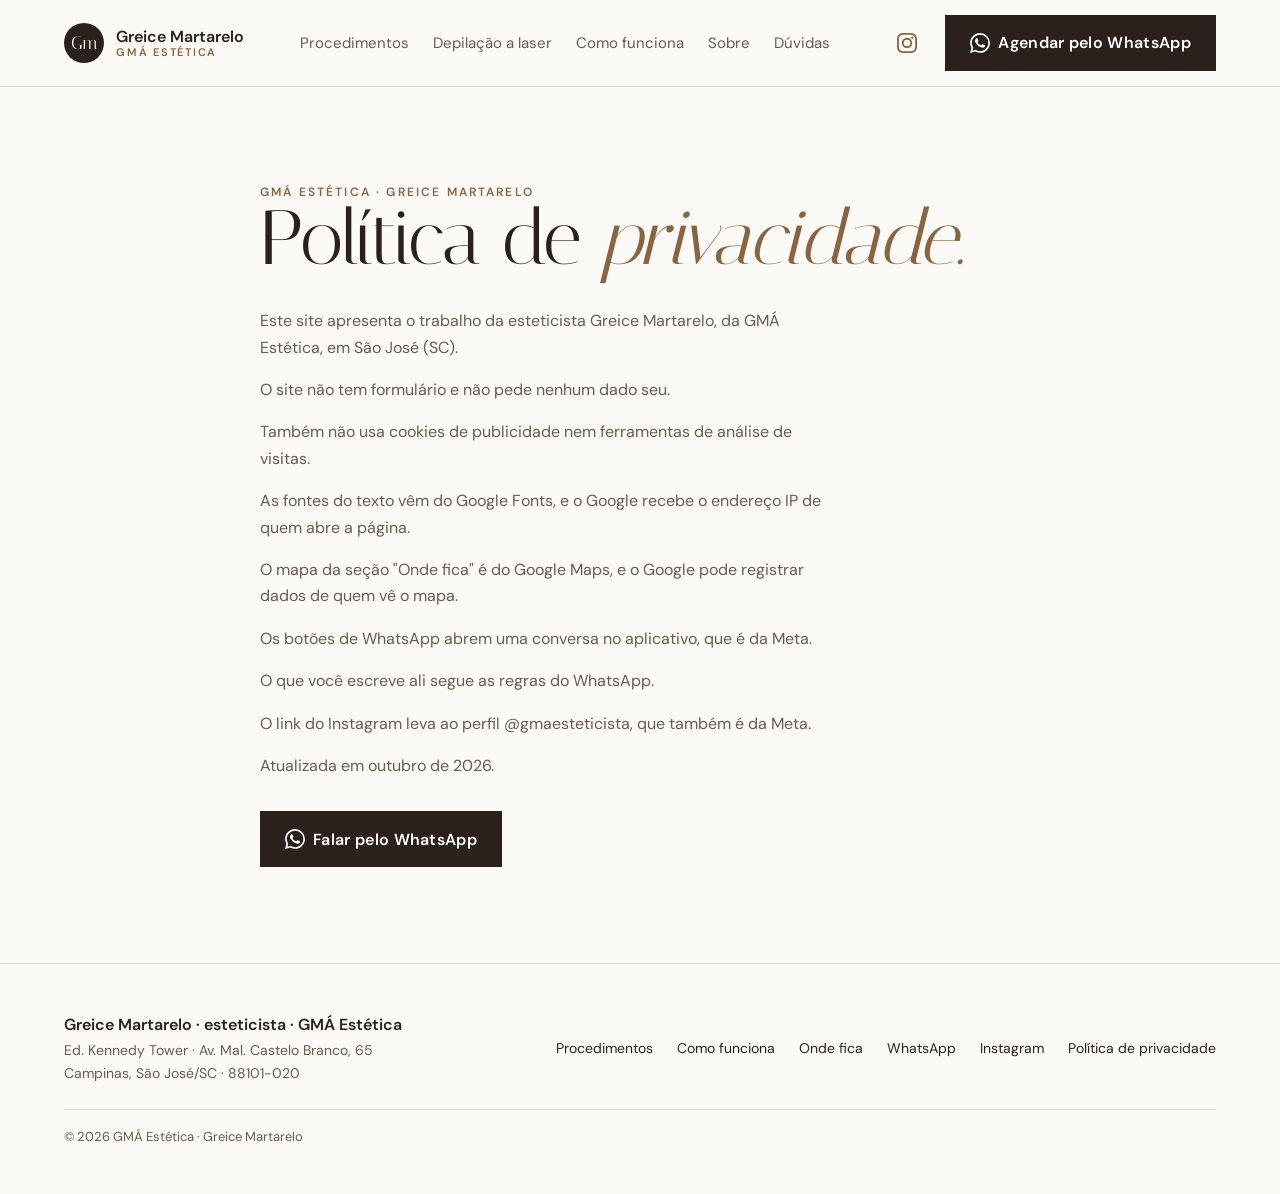
<file: politica-de-privacidade.html>
<!DOCTYPE html>
<html lang="pt-BR">
<head>
<meta charset="UTF-8">
<meta name="viewport" content="width=device-width, initial-scale=1">
<!-- PRÉ-VENDA: não remover até o Armin fechar a venda -->
<meta name="robots" content="noindex, nofollow">
<title>Política de privacidade | Greice Martarelo</title>
<meta name="description" content="Como este site trata os dados de quem visita a página da esteticista Greice Martarelo.">
<meta property="og:title" content="Política de privacidade | Greice Martarelo">
<meta property="og:description" content="Como este site trata os dados de quem visita a página da esteticista Greice Martarelo.">
<meta property="og:type" content="website">
<meta property="og:locale" content="pt_BR">
<meta property="og:image" content="assets/img/og-greice.jpg">
<meta name="theme-color" content="#FCFAF7">
<link rel="icon" href="data:image/svg+xml,%3Csvg xmlns='http://www.w3.org/2000/svg' viewBox='0 0 64 64'%3E%3Ccircle cx='32' cy='32' r='32' fill='%232B201B'/%3E%3Ctext x='32' y='41' text-anchor='middle' font-family='Georgia,serif' font-size='26' fill='%23FCFAF7'%3EGm%3C/text%3E%3C/svg%3E">
<link rel="preconnect" href="https://fonts.googleapis.com">
<link rel="preconnect" href="https://fonts.gstatic.com" crossorigin>
<link href="https://fonts.googleapis.com/css2?family=DM+Sans:opsz,wght@9..40,400;9..40,600&family=Italiana&display=swap" rel="stylesheet">
<link rel="stylesheet" href="assets/css/base.css">
<link rel="stylesheet" href="assets/css/style.css">
</head>
<body>
<a class="pular-conteudo" href="#conteudo">Pular para o conteúdo</a>

<header class="cabecalho" data-header>
  <div class="cabecalho__inner">
    <a class="marca" href="index.html">
      <span class="marca__selo" aria-hidden="true">Gm</span>
      <span class="marca__texto"><span class="marca__nome">Greice Martarelo</span><span class="marca__rotulo">GMÁ Estética</span></span>
    </a>
    <nav class="nav" aria-label="Seções da página">
      <ul role="list">
        <li><a href="index.html#procedimentos">Procedimentos</a></li>
        <li><a href="index.html#depilacao">Depilação a laser</a></li>
        <li><a href="index.html#como-funciona">Como funciona</a></li>
        <li><a href="index.html#sobre">Sobre</a></li>
        <li><a href="index.html#duvidas">Dúvidas</a></li>
      </ul>
    </nav>
    <div class="cabecalho__acoes">
      <a class="ig" href="https://www.instagram.com/gmaesteticista" target="_blank" rel="noopener" aria-label="Instagram @gmaesteticista"><svg class="icone icone--marca" width="24" height="24" fill="currentColor" aria-hidden="true" focusable="false" role="img" viewBox="0 0 24 24" xmlns="http://www.w3.org/2000/svg"><path d="M7.0301.084c-1.2768.0602-2.1487.264-2.911.5634-.7888.3075-1.4575.72-2.1228 1.3877-.6652.6677-1.075 1.3368-1.3802 2.127-.2954.7638-.4956 1.6365-.552 2.914-.0564 1.2775-.0689 1.6882-.0626 4.947.0062 3.2586.0206 3.6671.0825 4.9473.061 1.2765.264 2.1482.5635 2.9107.308.7889.72 1.4573 1.388 2.1228.6679.6655 1.3365 1.0743 2.1285 1.38.7632.295 1.6361.4961 2.9134.552 1.2773.056 1.6884.069 4.9462.0627 3.2578-.0062 3.668-.0207 4.9478-.0814 1.28-.0607 2.147-.2652 2.9098-.5633.7889-.3086 1.4578-.72 2.1228-1.3881.665-.6682 1.0745-1.3378 1.3795-2.1284.2957-.7632.4966-1.636.552-2.9124.056-1.2809.0692-1.6898.063-4.948-.0063-3.2583-.021-3.6668-.0817-4.9465-.0607-1.2797-.264-2.1487-.5633-2.9117-.3084-.7889-.72-1.4568-1.3876-2.1228C21.2982 1.33 20.628.9208 19.8378.6165 19.074.321 18.2017.1197 16.9244.0645 15.6471.0093 15.236-.005 11.977.0014 8.718.0076 8.31.0215 7.0301.0839m.1402 21.6932c-1.17-.0509-1.8053-.2453-2.2287-.408-.5606-.216-.96-.4771-1.3819-.895-.422-.4178-.6811-.8186-.9-1.378-.1644-.4234-.3624-1.058-.4171-2.228-.0595-1.2645-.072-1.6442-.079-4.848-.007-3.2037.0053-3.583.0607-4.848.05-1.169.2456-1.805.408-2.2282.216-.5613.4762-.96.895-1.3816.4188-.4217.8184-.6814 1.3783-.9003.423-.1651 1.0575-.3614 2.227-.4171 1.2655-.06 1.6447-.072 4.848-.079 3.2033-.007 3.5835.005 4.8495.0608 1.169.0508 1.8053.2445 2.228.408.5608.216.96.4754 1.3816.895.4217.4194.6816.8176.9005 1.3787.1653.4217.3617 1.056.4169 2.2263.0602 1.2655.0739 1.645.0796 4.848.0058 3.203-.0055 3.5834-.061 4.848-.051 1.17-.245 1.8055-.408 2.2294-.216.5604-.4763.96-.8954 1.3814-.419.4215-.8181.6811-1.3783.9-.4224.1649-1.0577.3617-2.2262.4174-1.2656.0595-1.6448.072-4.8493.079-3.2045.007-3.5825-.006-4.848-.0608M16.953 5.5864A1.44 1.44 0 1 0 18.39 4.144a1.44 1.44 0 0 0-1.437 1.4424M5.8385 12.012c.0067 3.4032 2.7706 6.1557 6.173 6.1493 3.4026-.0065 6.157-2.7701 6.1506-6.1733-.0065-3.4032-2.771-6.1565-6.174-6.1498-3.403.0067-6.156 2.771-6.1496 6.1738M8 12.0077a4 4 0 1 1 4.008 3.9921A3.9996 3.9996 0 0 1 8 12.0077"/></svg><span class="ig__texto">@gmaesteticista</span></a>
      <a class="botao botao--primario cabecalho__cta" href="https://wa.me/5548999778066?text=Oi%2C%20Greice%21%20Vi%20seu%20site%20e%20quero%20agendar%20um%20hor%C3%A1rio." target="_blank" rel="noopener"><svg class="icone icone--marca" width="24" height="24" fill="currentColor" aria-hidden="true" focusable="false" role="img" viewBox="0 0 24 24" xmlns="http://www.w3.org/2000/svg"><path d="M17.472 14.382c-.297-.149-1.758-.867-2.03-.967-.273-.099-.471-.148-.67.15-.197.297-.767.966-.94 1.164-.173.199-.347.223-.644.075-.297-.15-1.255-.463-2.39-1.475-.883-.788-1.48-1.761-1.653-2.059-.173-.297-.018-.458.13-.606.134-.133.298-.347.446-.52.149-.174.198-.298.298-.497.099-.198.05-.371-.025-.52-.075-.149-.669-1.612-.916-2.207-.242-.579-.487-.5-.669-.51-.173-.008-.371-.01-.57-.01-.198 0-.52.074-.792.372-.272.297-1.04 1.016-1.04 2.479 0 1.462 1.065 2.875 1.213 3.074.149.198 2.096 3.2 5.077 4.487.709.306 1.262.489 1.694.625.712.227 1.36.195 1.871.118.571-.085 1.758-.719 2.006-1.413.248-.694.248-1.289.173-1.413-.074-.124-.272-.198-.57-.347m-5.421 7.403h-.004a9.87 9.87 0 01-5.031-1.378l-.361-.214-3.741.982.998-3.648-.235-.374a9.86 9.86 0 01-1.51-5.26c.001-5.45 4.436-9.884 9.888-9.884 2.64 0 5.122 1.03 6.988 2.898a9.825 9.825 0 012.893 6.994c-.003 5.45-4.437 9.884-9.885 9.884m8.413-18.297A11.815 11.815 0 0012.05 0C5.495 0 .16 5.335.157 11.892c0 2.096.547 4.142 1.588 5.945L.057 24l6.305-1.654a11.882 11.882 0 005.683 1.448h.005c6.554 0 11.89-5.335 11.893-11.893a11.821 11.821 0 00-3.48-8.413Z"/></svg> Agendar pelo WhatsApp</a>
      <button class="cabecalho__menu" type="button" data-abrir-menu aria-expanded="false" aria-controls="menu-celular" aria-label="Abrir menu"><svg aria-hidden="true" focusable="false" class="icone icone--menu" xmlns="http://www.w3.org/2000/svg" width="24" height="24" viewBox="0 0 24 24" fill="none" stroke="currentColor" stroke-width="1.5" stroke-linecap="round" stroke-linejoin="round" ><path d="M4 5h16" /><path d="M4 12h16" /><path d="M4 19h16" /></svg></button>
    </div>
  </div>
</header>
<nav class="menu-celular" id="menu-celular" aria-label="Menu" aria-hidden="true" data-aberto="false" data-lenis-prevent>
    <div class="menu-celular__topo">
      <span class="rotulo">Menu</span>
      <button class="menu-celular__fechar" type="button" data-fechar-menu aria-label="Fechar menu"><svg aria-hidden="true" focusable="false" class="icone icone--x" xmlns="http://www.w3.org/2000/svg" width="24" height="24" viewBox="0 0 24 24" fill="none" stroke="currentColor" stroke-width="1.5" stroke-linecap="round" stroke-linejoin="round" ><path d="M18 6 6 18" /><path d="m6 6 12 12" /></svg></button>
    </div>
    <ul role="list">
      <li><a href="index.html#procedimentos">Procedimentos</a></li>
      <li><a href="index.html#depilacao">Depilação a laser</a></li>
      <li><a href="index.html#como-funciona">Como funciona</a></li>
      <li><a href="index.html#sobre">Sobre</a></li>
      <li><a href="index.html#onde-fica">Onde fica</a></li>
      <li><a href="index.html#duvidas">Dúvidas</a></li>
      <li><a href="https://www.instagram.com/gmaesteticista" target="_blank" rel="noopener">Instagram @gmaesteticista</a></li>
      <li class="so-computador"><a href="https://wa.me/5548999778066?text=Oi%2C%20Greice%21%20Vi%20seu%20site%20e%20quero%20agendar%20um%20hor%C3%A1rio." target="_blank" rel="noopener">Agendar pelo WhatsApp</a></li>
    </ul>
</nav>


<main id="conteudo">
  <section class="pagina" data-heroi>
    <div class="container--estreito">
      <p class="rotulo">GMÁ Estética · Greice Martarelo</p>
      <h1 class="titulo-2">Política de <em>privacidade.</em></h1>
      <div class="texto">
        <p>Este site apresenta o trabalho da esteticista Greice Martarelo, da GMÁ Estética, em São José (SC).</p>
        <p>O site não tem formulário e não pede nenhum dado seu.</p>
        <p>Também não usa cookies de publicidade nem ferramentas de análise de visitas.</p>
        <p>As fontes do texto vêm do Google Fonts, e o Google recebe o endereço IP de quem abre a página.</p>
        <p>O mapa da seção "Onde fica" é do Google Maps, e o Google pode registrar dados de quem vê o mapa.</p>
        <p>Os botões de WhatsApp abrem uma conversa no aplicativo, que é da Meta.</p>
        <p>O que você escreve ali segue as regras do WhatsApp.</p>
        <p>O link do Instagram leva ao perfil @gmaesteticista, que também é da Meta.</p>
        <p>Atualizada em outubro de 2026.</p>
      </div>
      <a class="botao botao--primario" href="https://wa.me/5548999778066?text=Oi%21%20Tenho%20uma%20d%C3%BAvida%20sobre%20os%20meus%20dados%20no%20site." target="_blank" rel="noopener"><svg class="icone icone--marca" width="24" height="24" fill="currentColor" aria-hidden="true" focusable="false" role="img" viewBox="0 0 24 24" xmlns="http://www.w3.org/2000/svg"><path d="M17.472 14.382c-.297-.149-1.758-.867-2.03-.967-.273-.099-.471-.148-.67.15-.197.297-.767.966-.94 1.164-.173.199-.347.223-.644.075-.297-.15-1.255-.463-2.39-1.475-.883-.788-1.48-1.761-1.653-2.059-.173-.297-.018-.458.13-.606.134-.133.298-.347.446-.52.149-.174.198-.298.298-.497.099-.198.05-.371-.025-.52-.075-.149-.669-1.612-.916-2.207-.242-.579-.487-.5-.669-.51-.173-.008-.371-.01-.57-.01-.198 0-.52.074-.792.372-.272.297-1.04 1.016-1.04 2.479 0 1.462 1.065 2.875 1.213 3.074.149.198 2.096 3.2 5.077 4.487.709.306 1.262.489 1.694.625.712.227 1.36.195 1.871.118.571-.085 1.758-.719 2.006-1.413.248-.694.248-1.289.173-1.413-.074-.124-.272-.198-.57-.347m-5.421 7.403h-.004a9.87 9.87 0 01-5.031-1.378l-.361-.214-3.741.982.998-3.648-.235-.374a9.86 9.86 0 01-1.51-5.26c.001-5.45 4.436-9.884 9.888-9.884 2.64 0 5.122 1.03 6.988 2.898a9.825 9.825 0 012.893 6.994c-.003 5.45-4.437 9.884-9.885 9.884m8.413-18.297A11.815 11.815 0 0012.05 0C5.495 0 .16 5.335.157 11.892c0 2.096.547 4.142 1.588 5.945L.057 24l6.305-1.654a11.882 11.882 0 005.683 1.448h.005c6.554 0 11.89-5.335 11.893-11.893a11.821 11.821 0 00-3.48-8.413Z"/></svg> Falar pelo WhatsApp</a>
    </div>
  </section>
</main>

<footer class="rodape">
  <div class="rodape__grade">
    <div>
      <p class="rodape__id">Greice Martarelo · esteticista · GMÁ Estética</p>
      <address>Ed. Kennedy Tower · Av. Mal. Castelo Branco, 65<br>Campinas, São José/SC · 88101-020</address>
    </div>
    <ul class="rodape__links" role="list">
      <li><a href="index.html#procedimentos">Procedimentos</a></li>
      <li><a href="index.html#como-funciona">Como funciona</a></li>
      <li><a href="index.html#onde-fica">Onde fica</a></li>
      <li><a href="https://wa.me/5548999778066?text=Oi%2C%20Greice%21%20Vi%20seu%20site%20e%20quero%20agendar%20um%20hor%C3%A1rio." target="_blank" rel="noopener">WhatsApp</a></li>
      <li><a href="https://www.instagram.com/gmaesteticista" target="_blank" rel="noopener">Instagram</a></li>
      <li><a href="politica-de-privacidade.html">Política de privacidade</a></li>
    </ul>
  </div>
  <p class="rodape__base">© 2026 GMÁ Estética · Greice Martarelo</p>
</footer>

<a class="whatsapp-fixo" data-sempre href="https://wa.me/5548999778066?text=Oi%2C%20Greice%21%20Vi%20seu%20site%20e%20quero%20agendar%20um%20hor%C3%A1rio." target="_blank" rel="noopener"><svg class="icone icone--marca" width="24" height="24" fill="currentColor" aria-hidden="true" focusable="false" role="img" viewBox="0 0 24 24" xmlns="http://www.w3.org/2000/svg"><path d="M17.472 14.382c-.297-.149-1.758-.867-2.03-.967-.273-.099-.471-.148-.67.15-.197.297-.767.966-.94 1.164-.173.199-.347.223-.644.075-.297-.15-1.255-.463-2.39-1.475-.883-.788-1.48-1.761-1.653-2.059-.173-.297-.018-.458.13-.606.134-.133.298-.347.446-.52.149-.174.198-.298.298-.497.099-.198.05-.371-.025-.52-.075-.149-.669-1.612-.916-2.207-.242-.579-.487-.5-.669-.51-.173-.008-.371-.01-.57-.01-.198 0-.52.074-.792.372-.272.297-1.04 1.016-1.04 2.479 0 1.462 1.065 2.875 1.213 3.074.149.198 2.096 3.2 5.077 4.487.709.306 1.262.489 1.694.625.712.227 1.36.195 1.871.118.571-.085 1.758-.719 2.006-1.413.248-.694.248-1.289.173-1.413-.074-.124-.272-.198-.57-.347m-5.421 7.403h-.004a9.87 9.87 0 01-5.031-1.378l-.361-.214-3.741.982.998-3.648-.235-.374a9.86 9.86 0 01-1.51-5.26c.001-5.45 4.436-9.884 9.888-9.884 2.64 0 5.122 1.03 6.988 2.898a9.825 9.825 0 012.893 6.994c-.003 5.45-4.437 9.884-9.885 9.884m8.413-18.297A11.815 11.815 0 0012.05 0C5.495 0 .16 5.335.157 11.892c0 2.096.547 4.142 1.588 5.945L.057 24l6.305-1.654a11.882 11.882 0 005.683 1.448h.005c6.554 0 11.89-5.335 11.893-11.893a11.821 11.821 0 00-3.48-8.413Z"/></svg> Agendar pelo WhatsApp</a>
<script src="assets/js/lenis.min.js" defer></script>
<script src="assets/js/main.js" defer></script>
<script src="assets/js/movimento.js" defer></script>
</body>
</html>
</file>
<file: assets/css/base.css>
/* base.css — regras fixas da agência. NÃO EDITAR por projeto.
   Tokens de cor, fonte, raio e sombra do cliente ficam em style.css.
   Escala e regras descritas em specs/design.md §0. */

:root {
  /* Espaçamento: escala fechada. Nenhum margin/padding/gap fora daqui. */
  --space-1: 0.25rem;  /*   4px */
  --space-2: 0.5rem;   /*   8px */
  --space-3: 0.75rem;  /*  12px */
  --space-4: 1rem;     /*  16px */
  --space-5: 1.5rem;   /*  24px */
  --space-6: 2rem;     /*  32px */
  --space-7: 3rem;     /*  48px */
  --space-8: 4rem;     /*  64px */
  --space-9: 6rem;     /*  96px */
  --space-10: 8rem;    /* 128px */

  --section-y: var(--space-8);          /* celular e tablet: 64px */
  --gutter: var(--space-5);             /* 24px */
  --container: 1200px;
  --container-narrow: 760px;

  /* Ícones: só estes dois tamanhos (+ círculo de card) */
  --icone-linha: 20px;
  --icone-card: 24px;
  --icone-circulo: 48px;

  --toque-min: 44px;
  --header-h: 72px;

  --ease-out: cubic-bezier(0.22, 1, 0.36, 1);
  --dur-fast: 0.14s;
  --dur-base: 0.24s;
  --dur-slow: 0.42s;
}
@media (min-width: 900px) {
  :root { --section-y: var(--space-9); --gutter: var(--space-6); }  /* 96px / 32px */
}
@media (max-width: 399px) {
  :root { --gutter: 1.25rem; }  /* 20px: única exceção à escala, só na borda da tela */
}

/* Reset enxuto */
*, *::before, *::after { box-sizing: border-box; }
html { -webkit-text-size-adjust: 100%; overflow-x: clip; scroll-behavior: smooth; }
body { margin: 0; overflow-x: clip; min-height: 100vh; text-rendering: optimizeLegibility; -webkit-font-smoothing: antialiased; }
h1, h2, h3, h4, p, figure, blockquote, ul, ol, dl { margin: 0; }
ul[role="list"], ol[role="list"] { list-style: none; padding: 0; }
img, picture, svg, video { display: block; max-width: 100%; }
img { height: auto; }
input, button, textarea, select { font: inherit; color: inherit; }
button { cursor: pointer; }
a { color: inherit; }
[hidden] { display: none !important; }
:target, [id] { scroll-margin-top: calc(var(--header-h) + var(--space-4)); }

/* Estrutura */
.container { width: min(100% - 2 * var(--gutter), var(--container)); margin-inline: auto; }
.container--estreito { width: min(100% - 2 * var(--gutter), var(--container-narrow)); margin-inline: auto; }
.secao { padding-block: var(--section-y); }

/* Imagens: sempre cobrem o espaço reservado, sem distorcer */
.midia { position: relative; overflow: hidden; }
.midia > img, .midia > picture, .midia > picture > img { width: 100%; height: 100%; object-fit: cover; }
.proporcao-heroi   { aspect-ratio: 4 / 5; }
.proporcao-card    { aspect-ratio: 4 / 3; }
.proporcao-retrato { aspect-ratio: 4 / 5; }
.proporcao-avatar  { aspect-ratio: 1 / 1; border-radius: 50%; }
@media (min-width: 900px) { .proporcao-heroi { aspect-ratio: 3 / 2; } }

/* Ícones (gerados por ~/agencia/scripts/icone.mjs) */
.icone { width: var(--icone-card); height: var(--icone-card); flex-shrink: 0; }
.icone--linha, .botao .icone, p .icone, li .icone { width: var(--icone-linha); height: var(--icone-linha); }
.icone-circulo {
  display: inline-grid; place-items: center;
  width: var(--icone-circulo); height: var(--icone-circulo); border-radius: 50%;
}

/* Acessibilidade */
.pular-conteudo {
  position: absolute; left: var(--space-4); top: calc(-1 * var(--space-9)); z-index: 1000;
  padding: var(--space-3) var(--space-4); background: #fff; color: #000; border-radius: var(--space-2);
}
.pular-conteudo:focus { top: var(--space-3); }
:focus-visible { outline: 3px solid var(--focus-ring, currentColor); outline-offset: 2px; }
.sr-only {
  position: absolute !important; width: 1px; height: 1px; padding: 0; margin: -1px;
  overflow: hidden; clip: rect(0 0 0 0); white-space: nowrap; border: 0;
}
a, button, [role="button"], input, select, textarea, summary { min-height: var(--toque-min); }
p a, li a { min-height: 0; }

/* Menu de celular: fechado = fora da tela E fora do teclado (lição: menu fechado recebia foco) */
.menu-celular { visibility: hidden; pointer-events: none; }
.menu-celular[data-aberto="true"] { visibility: visible; pointer-events: auto; }
body[data-menu="true"] { overflow: hidden; }

/* Entrada de seção (main.js adiciona .visivel). Sem JS, tudo aparece. */
.js .revelar { opacity: 0; transform: translateY(16px); transition: opacity var(--dur-slow) var(--ease-out), transform var(--dur-slow) var(--ease-out); }
.js .revelar.visivel { opacity: 1; transform: none; }

/* Botão fixo de WhatsApp no celular: aparece em TODAS as páginas depois de rolar (lição: só funcionava na home) */
.whatsapp-fixo {
  position: fixed; left: var(--gutter); right: var(--gutter); bottom: var(--space-4); z-index: 90;
  display: flex; align-items: center; justify-content: center; gap: var(--space-2);
  min-height: 56px; border-radius: 999px; text-decoration: none;
  transform: translateY(calc(100% + var(--space-6))); transition: transform var(--dur-base) var(--ease-out);
}
.whatsapp-fixo[data-visivel="true"] { transform: none; }
@media (min-width: 900px) { .whatsapp-fixo { display: none; } }
/* Reserva o espaço do botão fixo no fim da página, senão ele cobre o último conteúdo (lição: Loredana) */
@media (max-width: 899px) { body:has(.whatsapp-fixo) { padding-bottom: calc(56px + var(--space-6)); } }

/* Caixa de foto real que falta (specs/design.md §0). Nunca pode sobrar sem registro em revisao/pendencias.md. */
.foto-pendente {
  display: grid; place-content: center; gap: var(--space-3);
  width: 100%; max-width: 100%; height: 100%; padding: var(--space-6); text-align: center;
  background: #f4f2f0; border: 2px dashed #b9b2aa; border-radius: inherit; color: #625c55;
}
.foto-pendente .icone { margin-inline: auto; opacity: .55; }
.foto-pendente__titulo { font-weight: 600; line-height: 1.45; color: #231f20; max-width: 34ch; margin-inline: auto; overflow-wrap: anywhere; }
.foto-pendente__meta { font-size: 0.875rem; }

/* Lenis (rolagem suave): o próprio Lenis põe html.lenis; com ele ativo, o scroll-behavior do CSS sai do caminho */
html.lenis, html.lenis body { height: auto; }
.lenis.lenis-smooth { scroll-behavior: auto !important; }
.lenis.lenis-smooth [data-lenis-prevent] { overscroll-behavior: contain; }
.lenis.lenis-stopped { overflow: clip; }
.lenis.lenis-smooth iframe { pointer-events: none; }

/* Movimento reduzido: desliga tudo */
@media (prefers-reduced-motion: reduce) {
  html { scroll-behavior: auto; }
  *, *::before, *::after { animation: none !important; transition: none !important; }
  .js .revelar { opacity: 1; transform: none; }
}

/* "Onde fica": mapa + cartão de endereço (componentes/mapa.html, §0 "Mapa"). Regra do Armin, 15/10/2026.
   O mapa não captura toque nem roda (senão prende a rolagem e o Lenis): clicar abre o Google Maps. */
.local__grade { display: grid; gap: var(--space-6); }
.local__cartao { display: flex; flex-direction: column; gap: var(--space-4); }
.local__endereco { font-style: normal; line-height: 1.6; }
.local__fatos { display: none; }
.local__fatos li { display: flex; align-items: flex-start; gap: var(--space-3); }
.local__acoes { display: flex; flex-wrap: wrap; gap: var(--space-3); margin-top: var(--space-2); }
.local__so-computador { display: none; }
.local__mapa { position: relative; display: block; order: -1; aspect-ratio: 4 / 3; overflow: hidden; border-radius: var(--raio, 0); background: var(--local-fundo, #eceae6); }
.local__mapa iframe { position: absolute; inset: 0; width: 100%; height: 100%; border: 0; pointer-events: none; }
.local__selo { position: absolute; right: var(--space-3); bottom: var(--space-3); display: inline-flex; align-items: center; gap: var(--space-2); min-height: var(--toque-min); padding-inline: var(--space-4); border-radius: 999px; background: #fff; color: #1f1f1f; font-size: 0.875rem; font-weight: 600; box-shadow: 0 1px 4px rgb(0 0 0 / 0.18); }
.local__mapa:focus-visible { outline: 3px solid currentColor; outline-offset: 3px; }
@media (min-width: 900px) {
  .local__grade { grid-template-columns: 5fr 7fr; gap: 0; align-items: stretch; border: 1px solid var(--local-borda, rgb(0 0 0 / 0.12)); border-radius: var(--raio, 0); overflow: hidden; }
  .local__cartao { padding: var(--space-7); background: var(--local-fundo, transparent); justify-content: center; }
  .local__fatos { display: grid; gap: var(--space-3); border-block: 1px solid var(--local-borda, rgb(0 0 0 / 0.12)); }
  /* [role="list"]: senão ul[role="list"] { padding: 0 } (0,1,1) anula o padding e os fios encostam no texto (Hérica, 16/10/2026) */
  .local__fatos[role="list"] { padding-block: var(--space-4); }
  .local__so-computador { display: inline-flex; }
  .local__mapa { order: 0; aspect-ratio: auto; min-height: 440px; border-radius: 0; }
}
</file>
<file: assets/css/style.css>
/* style.css — Greice Martarelo · GMÁ Estética. Tokens e componentes de specs/design.md §1–§11
   (Kit 10skinstudio.com com a paleta da marca dela). Espaçamento SEMPRE com var(--space-N) de base.css. */
:root {
  --papel: #FCFAF7;
  --nude: #F5EDE7;
  --nude-2: #F9F4F0;
  --nevoa: #E6D7CC;
  --fantasma: #F1E6DE;
  --acento: #8A6440;
  --acento-claro: #E2C29A;
  --tinta: #2B201B;
  --texto-2: #6B5A50;
  --branco: #FFFFFF;
  --focus-ring: var(--acento);
  --local-fundo: var(--papel);
  --local-borda: var(--nevoa);

  --serif: 'Italiana', Georgia, 'Times New Roman', serif;
  --sans: 'DM Sans', system-ui, -apple-system, 'Segoe UI', sans-serif;

  --raio: 0;
  --sombra-fixo: 0 8px 30px rgba(43, 32, 27, 0.25);
  --header-h: 72px;
}
@media (min-width: 900px) { :root { --header-h: 84px; --gutter: var(--space-8); } }  /* um eixo de 64px no computador: cabeçalho, container, rodapé (revisor, rodada 2) */

/* Base */
body { background: var(--papel); color: var(--texto-2); font-family: var(--sans); font-size: 1rem; line-height: 1.65; }
h1, h2, h3, .serif { font-family: var(--serif); font-weight: 400; color: var(--tinta); }
h1, h2, h3 { text-wrap: balance; }
h1 em, h2 em, h3 em, .local__titulo em { font-style: italic; color: var(--acento); white-space: nowrap; }
.titulo-1 { font-size: clamp(3.25rem, 7.5vw, 6.75rem); line-height: 0.98; letter-spacing: -0.02em; }
.titulo-2, .local__titulo { font-size: clamp(2.75rem, 6vw, 5.375rem); line-height: 0.98; letter-spacing: -0.02em; }
.local__titulo { font-family: var(--serif); font-weight: 400; color: var(--tinta); font-size: clamp(2.25rem, 3.2vw, 2.75rem); line-height: 1.05; text-wrap: balance; }
.rotulo { font-family: var(--sans); font-weight: 600; font-size: 0.75rem; letter-spacing: 0.18em; text-transform: uppercase; color: var(--acento); line-height: 1.5; }
.texto { max-width: 36em; }
.texto p + p { margin-top: var(--space-4); }
strong { color: var(--tinta); font-weight: 600; }
html.lenis [id] { scroll-margin-top: 0; }

/* Botões: um raio (0) e uma altura para todos (§6) */
.botao {
  display: inline-flex; align-items: center; justify-content: center; gap: var(--space-2);
  min-height: 56px; padding: var(--space-3) var(--space-5); border: 1px solid var(--tinta); border-radius: var(--raio);
  font-family: var(--sans); font-weight: 600; font-size: 1rem; letter-spacing: 0.02em; line-height: 1.2;
  text-decoration: none; text-align: center;
  transition: background-color 0.2s ease, border-color 0.2s ease, color 0.2s ease, transform 0.2s ease;
}
.botao--primario { background: var(--tinta); color: var(--branco); }
.botao--primario:hover { background: var(--acento); border-color: var(--acento); transform: translateY(-2px); }
.botao--contorno { background: transparent; color: var(--tinta); }
.botao--contorno:hover { background: var(--tinta); color: var(--branco); transform: translateY(-2px); }
.botao--claro { background: var(--branco); color: var(--tinta); border-color: var(--branco); }
.botao--claro:hover { background: var(--tinta); border-color: var(--tinta); color: var(--branco); transform: translateY(-2px); }
.botao .icone { width: var(--icone-linha); height: var(--icone-linha); }

.link {
  display: inline-flex; align-items: center; gap: var(--space-2); min-height: var(--toque-min);
  font-weight: 600; color: var(--tinta); text-decoration: underline; text-decoration-thickness: 1px; text-underline-offset: 0.3em;
  transition: color 0.15s ease;
}
.link:hover { color: var(--acento); }
.link .icone, address .icone, summary .icone { width: var(--icone-linha); height: var(--icone-linha); }
.link--claro { color: var(--branco); }
.link--claro:hover { color: var(--acento-claro); }

/* Cabeçalho fixo (§10: vidro só ≥ 900, 12px; celular sólido 96%) */
.cabecalho { position: sticky; top: 0; z-index: 80; background: rgba(252, 250, 247, 0.96); border-bottom: 1px solid var(--nevoa); }
.cabecalho__inner { display: flex; align-items: center; justify-content: space-between; gap: var(--space-4); min-height: var(--header-h); padding-inline: var(--gutter); max-width: 1440px; margin-inline: auto; }
.marca { display: inline-flex; align-items: center; gap: var(--space-3); text-decoration: none; flex-shrink: 0; min-width: 0; }
.marca__selo { display: grid; place-items: center; width: 40px; height: 40px; border-radius: 50%; background: var(--tinta); color: var(--papel); font-family: var(--serif); font-size: 1.125rem; line-height: 1; flex-shrink: 0; }
.marca__texto { display: grid; line-height: 1.2; }
.marca__nome { font-weight: 600; color: var(--tinta); font-size: 1rem; white-space: nowrap; }
.marca__rotulo { font-size: 0.6875rem; font-weight: 600; letter-spacing: 0.16em; text-transform: uppercase; color: var(--acento); white-space: nowrap; }
.nav { display: none; }
@media (max-width: 399px) {
  .cabecalho__inner { gap: var(--space-2); }
  .marca { gap: var(--space-2); }
  .marca__selo { width: 36px; height: 36px; font-size: 1rem; }
  .marca__nome { font-size: 0.9375rem; }
}
.cabecalho__acoes { display: flex; align-items: center; gap: var(--space-2); flex-shrink: 0; }
@media (min-width: 900px) { .cabecalho__acoes { gap: var(--space-4); } }
.ig { display: inline-flex; align-items: center; justify-content: center; gap: var(--space-2); min-width: var(--toque-min); min-height: var(--toque-min); color: var(--acento); font-weight: 600; font-size: 0.9375rem; text-decoration: none; text-underline-offset: 0.25em; }
.ig:hover .ig__texto { text-decoration: underline; }
.ig .icone { width: var(--icone-card); height: var(--icone-card); }
.ig__texto, .cabecalho__cta { display: none; }
@media (min-width: 900px) {
  .cabecalho { background: rgba(252, 250, 247, 0.93); -webkit-backdrop-filter: blur(12px); backdrop-filter: blur(12px); }
  .cabecalho__inner { padding-inline: var(--space-8); }
  .cabecalho__cta { display: inline-flex; white-space: nowrap; }
  .ig .icone { width: var(--icone-linha); height: var(--icone-linha); }
}
@media (min-width: 1280px) {
  .nav { display: block; }
  .nav ul { display: flex; gap: var(--space-5); }
  .nav a { display: inline-flex; align-items: center; min-height: var(--toque-min); font-size: 0.9375rem; color: var(--texto-2); text-decoration: none; white-space: nowrap; transition: color 0.15s ease; }
  .nav a:hover { color: var(--acento); }
}
@media (min-width: 1366px) { .ig__texto { display: inline; } }

/* Menu de traços no celular (modo A da §0: barra fixa embaixo + hambúrguer). Lições: Liz (data-lenis-prevent),
   Danielli (a visibilidade troca no INÍCIO ao abrir e no FIM ao fechar), Angela (≥ 8px entre alvos). */
.cabecalho__menu { display: inline-grid; place-items: center; width: var(--toque-min); height: var(--toque-min); flex-shrink: 0; padding: 0; border: 0; background: transparent; color: var(--tinta); }
.menu-celular {
  position: fixed; inset: 0; z-index: 85; overflow-y: auto; background: var(--papel);
  padding: var(--space-4) var(--gutter) calc(56px + var(--space-8));
  opacity: 0; transition: opacity 0.25s ease, visibility 0s linear 0.25s;
}
.menu-celular[data-aberto="true"] { opacity: 1; transition: opacity 0.25s ease, visibility 0s linear 0s; }
.menu-celular__topo { display: flex; align-items: center; justify-content: space-between; min-height: calc(var(--header-h) - var(--space-4)); margin-bottom: var(--space-5); }
.menu-celular__fechar { display: inline-grid; place-items: center; width: var(--toque-min); height: var(--toque-min); padding: 0; border: 0; background: transparent; color: var(--tinta); }
.menu-celular ul { display: grid; gap: var(--space-2); }
.menu-celular li { border-bottom: 1px solid var(--nevoa); }
.menu-celular a { display: flex; align-items: center; min-height: 56px; font-family: var(--serif); font-size: 1.75rem; color: var(--tinta); text-decoration: none; }
.menu-celular li:nth-last-child(-n+2) a { font-family: var(--sans); font-size: 1rem; font-weight: 600; color: var(--acento); }
.so-computador { display: none; }
@media (min-width: 900px) { .so-computador { display: revert; } .menu-celular { padding-bottom: var(--space-8); } }
@media (min-width: 1280px) { .cabecalho__menu, .menu-celular { display: none; } }

/* Barra fixa de WhatsApp no celular (modo A da §0, Kit recurso 22) */
.whatsapp-fixo { left: var(--space-4); right: var(--space-4); bottom: var(--space-4); border-radius: var(--raio); background: var(--tinta); color: var(--branco); font-weight: 600; font-size: 1rem; letter-spacing: 0.02em; box-shadow: var(--sombra-fixo); }
.whatsapp-fixo .icone { width: var(--icone-linha); height: var(--icone-linha); }

/* Herói 50/50 (Kit recursos 1–5) */
.heroi { position: relative; display: grid; overflow: hidden; }
.heroi__texto { position: relative; z-index: 1; overflow: hidden; padding: var(--space-8) var(--gutter) var(--space-7); }
.heroi__texto::after {
  content: 'Gm'; position: absolute; z-index: -1; right: calc(-1 * var(--space-4)); bottom: calc(-1 * var(--space-8));
  font-family: var(--serif); font-size: 200px; line-height: 0.8; color: var(--fantasma); pointer-events: none;
}
.heroi .rotulo { margin-bottom: var(--space-4); }
.heroi h1 { margin-bottom: var(--space-4); }
.heroi__id { font-weight: 600; color: var(--tinta); margin-bottom: var(--space-4); }
.heroi__lead { font-size: 1.125rem; line-height: 1.65; max-width: 30em; margin-bottom: var(--space-6); }
.heroi__acoes { display: flex; flex-wrap: wrap; align-items: center; gap: var(--space-3) var(--space-5); margin-bottom: var(--space-6); }
.etiquetas[role="list"] { display: flex; flex-wrap: wrap; gap: var(--space-2) var(--space-3); font-size: 0.75rem; font-weight: 600; letter-spacing: 0.12em; text-transform: uppercase; color: var(--texto-2); }
.etiquetas li:not(:last-child)::after { content: '·'; margin-left: var(--space-3); color: var(--acento); }
.heroi__foto { position: relative; background: var(--nude); }
.heroi__foto .midia { aspect-ratio: 4 / 5; }
.heroi__foto img { object-position: 50% 35%; }
.nota-cartao {
  display: flex; align-items: center; justify-content: space-between; gap: var(--space-3);
  padding: var(--space-4) var(--space-5); background: var(--branco); color: var(--tinta); text-decoration: none;
  font-weight: 600; min-height: var(--toque-min); transition: color 0.15s ease;
}
.nota-cartao:hover { color: var(--acento); }
.nota-cartao small { display: block; font-weight: 400; font-size: 0.8125rem; color: var(--texto-2); }
@media (max-width: 899px) {
  .heroi__texto { text-align: left; }
  .heroi .titulo-1 { font-size: clamp(2.75rem, 12.5vw, 3.75rem); }
}
@media (min-width: 600px) and (max-width: 899px) {
  .heroi__foto { padding-inline: var(--gutter); background: transparent; }
  .heroi__foto .midia, .heroi__foto .nota-cartao { max-width: 560px; margin-inline: auto; }
}
@media (min-width: 900px) {
  .heroi { grid-template-columns: minmax(0, 51fr) minmax(0, 49fr); min-height: min(calc(100svh - var(--header-h)), 1000px); }
  .heroi__texto { display: flex; flex-direction: column; justify-content: center; padding: var(--space-9) var(--space-8) var(--space-9) var(--space-9); }
  .heroi__texto::after { font-size: clamp(280px, 34vw, 490px); right: calc(-1 * var(--space-9)); bottom: calc(-1 * var(--space-10)); }
  .heroi__lead { font-size: 1.3125rem; }
  .heroi .titulo-1 { font-size: clamp(3.75rem, 6.6vw, 6rem); }
  .heroi__foto { display: grid; }
  .heroi__foto .midia { aspect-ratio: auto; height: 100%; min-height: 640px; }
  .heroi__foto .midia picture, .heroi__foto .midia img { height: 100%; }
  .heroi__foto img { object-position: 50% 30%; }
  .nota-cartao { position: absolute; left: 0; bottom: 0; width: min(448px, 80%); background: rgba(255, 255, 255, 0.94); }
}
@media (min-width: 900px) and (max-width: 1199px) {
  .heroi__texto { padding-inline: var(--gutter) var(--space-6); }
}

/* Faixa tinta de uma frase (Kit recurso 6) */
.faixa { position: relative; z-index: 2; background: var(--tinta); color: var(--papel); padding: var(--space-5) var(--gutter); }
.faixa__inner { display: flex; flex-direction: column; align-items: center; gap: var(--space-2); text-align: center; max-width: var(--container); margin-inline: auto; }
.faixa__frase { font-family: var(--serif); font-size: 1.3125rem; line-height: 1.35; color: var(--papel); }
.faixa .link { color: var(--papel); font-size: 0.75rem; letter-spacing: 0.16em; text-transform: uppercase; }
.faixa .link:hover { color: var(--acento-claro); }
@media (min-width: 900px) {
  .faixa { padding-inline: var(--space-9); }
  .faixa__inner { flex-direction: row; justify-content: space-between; text-align: left; gap: var(--space-6); }
}

/* Cabeçalho de seção dividido (Kit recurso 7) */
.cabeca { display: grid; gap: var(--space-4); margin-bottom: var(--space-6); }
.cabeca__titulo .rotulo { display: block; margin-bottom: var(--space-3); }
.cabeca__apoio { max-width: 30em; }
@media (min-width: 900px) {
  .cabeca { grid-template-columns: repeat(2, minmax(0, 1fr)); gap: 0; align-items: end; margin-bottom: var(--space-7); }
  .cabeca__apoio { padding-left: var(--space-6); }
}

/* Procedimentos: bento com fios de 1px (Kit recursos 8–9) */
.bento[role="list"] { display: grid; gap: 1px; background: var(--nevoa); border: 1px solid var(--nevoa); }
.bento__item { display: flex; flex-direction: column; background: var(--papel); padding: var(--space-5); }
.bento__item--acento { background: var(--acento); color: var(--branco); }
.bento__item--acento h3, .bento__item--acento .num, .bento__item--acento .bento__meta a { color: var(--branco); }
.bento__item--nude { background: var(--nude); }
.bento__item.bento__foto { padding: 0; }
.bento__foto .midia { aspect-ratio: 4 / 5; }
.bento__foto .chip { position: absolute; left: var(--space-4); bottom: var(--space-4); }
.bento__corpo { padding: var(--space-5); display: flex; flex-direction: column; flex: 1; }
.num { font-family: var(--serif); font-size: 1.15rem; color: var(--acento); line-height: 1; margin-bottom: var(--space-4); }
.bento h3 { font-size: 1.75rem; line-height: 1.05; margin-bottom: var(--space-3); }
.bento__texto { max-width: 34em; }
.bento__meta { margin-top: auto; padding-top: var(--space-5); }
.bento__meta a { display: flex; align-items: center; justify-content: space-between; gap: var(--space-3); min-height: var(--toque-min); border-top: 1px solid currentColor; padding-top: var(--space-3); font-size: 0.9rem; font-weight: 600; color: var(--tinta); text-decoration: none; transition: color 0.15s ease; }
.bento__meta a:hover { color: var(--acento); }
.bento__item--acento .bento__meta a:hover { color: var(--acento-claro); }
.bento__meta .icone { width: var(--icone-linha); height: var(--icone-linha); }
.chip { display: inline-block; padding: var(--space-2) var(--space-3); background: rgba(43, 32, 27, 0.88); color: var(--branco); font-size: 0.75rem; font-weight: 600; letter-spacing: 0.12em; text-transform: uppercase; line-height: 1.4; }
.centro-botao { display: flex; justify-content: center; margin-top: var(--space-6); }
@media (min-width: 900px) {
  .bento[role="list"] { grid-template-columns: repeat(2, minmax(0, 1fr)); }
  .bento__item { padding: var(--space-6); }
  .bento h3 { font-size: 2rem; }
  .bento__foto { grid-row: span 2; }
  .bento__foto .midia { aspect-ratio: auto; height: 420px; }
  .bento__corpo { padding: var(--space-6); }
  .bento__largo { grid-column: 1 / -1; display: grid; grid-template-columns: minmax(0, 1fr) minmax(0, 1fr); gap: 0 var(--space-6); align-items: end; }
  .bento__largo .bento__meta { margin-top: 0; }
  .centro-botao { margin-top: var(--space-7); }
}

/* De perto: cabeçalho em 3 colunas + 3 fotos escalonadas (Kit recurso 10) */
.perto { background: var(--nude); }
.perto__cabeca { display: grid; gap: var(--space-4); margin-bottom: var(--space-6); }
.perto__galeria[role="list"] { display: grid; grid-template-columns: repeat(2, minmax(0, 1fr)); gap: var(--space-4); }
.perto__galeria li:nth-child(2) { grid-column: 1 / -1; order: -1; }
.foto-legenda .midia { aspect-ratio: 4 / 5; }
.foto-legenda img { transition: transform 0.45s ease; }
.foto-legenda:hover img { transform: scale(1.025); }
.legenda { margin-top: var(--space-3); font-size: 0.75rem; font-weight: 600; letter-spacing: 0.12em; text-transform: uppercase; color: var(--texto-2); }
@media (min-width: 900px) {
  .perto__cabeca { grid-template-columns: 3fr 6fr 3fr; gap: var(--space-6); align-items: end; margin-bottom: var(--space-7); }
  .perto__cabeca .rotulo { align-self: start; padding-top: var(--space-3); }
  .perto__largo { width: min(100% - 2 * var(--space-8), 1340px); margin-inline: auto; }
  .perto__galeria[role="list"] { grid-template-columns: 393fr 491fr 393fr; align-items: end; }
  .perto__galeria li:nth-child(2) { grid-column: auto; order: 0; }
  .perto__galeria li:nth-child(2) .midia { aspect-ratio: 491 / 590; }
  .perto__galeria li:not(:nth-child(2)) .midia { aspect-ratio: 393 / 470; }
}

/* Depilação a laser: faixa tinta dividida + tira (Kit recursos 11–12) */
.laser { position: relative; background: var(--tinta); color: rgba(252, 250, 247, 0.86); overflow: hidden; padding-bottom: 0; }
.laser::after { content: 'Gm'; position: absolute; right: calc(-1 * var(--space-6)); bottom: var(--space-9); font-family: var(--serif); font-size: clamp(200px, 30vw, 446px); line-height: 0.8; color: rgba(226, 194, 154, 0.08); pointer-events: none; }
.laser h2 { color: var(--papel); }
.laser h2 em { color: var(--acento-claro); display: block; }
.laser .rotulo { color: var(--acento-claro); }
.laser__grade { position: relative; z-index: 1; display: grid; gap: var(--space-6); padding-bottom: var(--space-8); }
.laser__lead { font-family: var(--serif); font-size: 1.375rem; line-height: 1.35; color: var(--papel); margin-bottom: var(--space-4); }
.laser__etiquetas[role="list"] { display: flex; flex-wrap: wrap; gap: var(--space-2); margin-block: var(--space-5); }
.laser__etiquetas li { padding: var(--space-2) var(--space-3); border: 1px solid rgba(255, 255, 255, 0.35); font-size: 0.75rem; font-weight: 600; letter-spacing: 0.1em; text-transform: uppercase; color: var(--papel); }
.tira[role="list"] { position: relative; z-index: 1; display: grid; grid-template-columns: repeat(2, minmax(0, 1fr)); gap: 1px; background: rgba(252, 250, 247, 0.25); }
.tira li { position: relative; overflow: hidden; }
.tira .midia { aspect-ratio: 4 / 5; }
.tira img { transition: transform 0.45s ease; }
.tira li:hover img { transform: scale(1.025); }
.tira .chip { position: absolute; left: var(--space-3); bottom: var(--space-3); }
.tira__cor { grid-column: 1 / -1; display: grid; place-items: center; min-height: 96px; background: var(--acento); font-family: var(--serif); font-size: 3rem; color: var(--papel); line-height: 1; }
@media (min-width: 900px) {
  .laser__grade { grid-template-columns: minmax(0, 1fr) minmax(0, 1fr); gap: var(--space-10); align-items: start; padding-bottom: var(--space-9); }
  .tira[role="list"] { grid-template-columns: repeat(3, minmax(0, 1fr)); width: calc(100% - (100% - min(100% - 2 * var(--gutter), var(--container))) / 2); }
  .tira__cor { grid-column: auto; min-height: 0; font-size: 6rem; }
}

/* Em que momento: 2×2 + bloco de cor + painel (Kit recursos 13–15) */
.momentos { background: var(--nude-2); }
.grade-2x2[role="list"] { display: grid; gap: 1px; background: var(--nevoa); border: 1px solid var(--nevoa); }
.cartao-grande { display: flex; flex-direction: column; background: var(--papel); padding: var(--space-5); }
.cartao-grande--nude { background: var(--nude); }
.cartao-grande h3 { font-size: clamp(2rem, 3vw, 2.6875rem); line-height: 1.05; margin-bottom: var(--space-2); }
.cartao-grande__meta { font-size: 0.75rem; font-weight: 600; letter-spacing: 0.12em; text-transform: uppercase; color: var(--acento); margin-bottom: var(--space-4); }
.cartao-grande p:last-child { max-width: 34em; }
.bloco-cor { display: grid; gap: 1px; background: var(--nevoa); border: 1px solid var(--nevoa); border-top: 0; }
.bloco-cor__texto { background: var(--acento); color: var(--branco); padding: var(--space-6) var(--space-5); }
.bloco-cor__texto h3 { color: var(--branco); font-size: clamp(2rem, 3vw, 2.6875rem); line-height: 1.05; margin-bottom: var(--space-4); }
.bloco-cor__texto h3 em { color: var(--acento-claro); }
.bloco-cor__texto p { margin-bottom: var(--space-5); max-width: 32em; }
.bloco-cor__foto .midia { aspect-ratio: 4 / 3; height: 100%; }
.painel { margin-top: var(--space-6); border: 1px solid var(--nevoa); background: var(--papel); padding: var(--space-6) var(--space-5); display: grid; gap: var(--space-5); }
.painel h3 { font-size: clamp(2rem, 3vw, 2.6875rem); line-height: 1.05; }
.etapas[role="list"] { display: grid; counter-reset: etapa; }
.etapas li { display: grid; grid-template-columns: auto minmax(0, 1fr); gap: var(--space-1) var(--space-4); align-content: start; padding-block: var(--space-4); border-bottom: 1px solid var(--nevoa); }
.etapas li:first-child { border-top: 1px solid var(--nevoa); }
.etapas .num { grid-row: span 2; margin: 0; padding-top: var(--space-1); }
.etapas strong { display: block; }
.painel__nota { display: flex; gap: var(--space-3); align-items: flex-start; font-size: 1rem; }
.painel__nota .icone { width: var(--icone-linha); height: var(--icone-linha); color: var(--acento); margin-top: var(--space-1); }
@media (min-width: 900px) {
  .grade-2x2[role="list"] { grid-template-columns: repeat(2, minmax(0, 1fr)); }
  .cartao-grande { padding: var(--space-7); }
  .bloco-cor { grid-template-columns: repeat(2, minmax(0, 1fr)); }
  .bloco-cor__texto { padding: var(--space-7); }
  .bloco-cor__foto .midia { aspect-ratio: auto; min-height: 100%; }
  .bloco-cor__foto { position: relative; min-height: 360px; }
  .bloco-cor__foto .midia { position: absolute; inset: 0; }
  .painel { margin-top: var(--space-7); grid-template-columns: 3fr 5fr 3fr; gap: var(--space-7); padding: var(--space-7); align-items: start; }
}

/* Sobre: retrato em moldura nude aberta embaixo (Kit recurso 16) */
.sobre__grade { display: grid; gap: var(--space-7); }
.moldura { background: var(--nude); padding: var(--space-4) var(--space-4) 0; }
.moldura .midia { aspect-ratio: 4 / 5; }
.moldura picture { display: block; height: 100%; }
.moldura img { object-position: 50% 20%; }
.sobre h2 { margin-block: var(--space-3) var(--space-4); }
.sobre__lead { font-family: var(--serif); font-size: clamp(1.5rem, 2.2vw, 2rem); line-height: 1.3; color: var(--tinta); margin-bottom: var(--space-5); }
.sobre hr { color: inherit; border: 0; border-top: 1px solid var(--nevoa); margin-block: var(--space-6); }
.sobre h3 { font-size: 2rem; line-height: 1.1; margin-bottom: var(--space-3); }
@media (min-width: 900px) {
  .sobre__grade { grid-template-columns: 5fr 7fr; gap: var(--space-9); align-items: center; }
  .moldura { max-width: 500px; }
}

/* Depois da limpeza: foto em largura total com cartão sobreposto (Kit recurso 17) */
.depois { position: relative; padding: 0; }
.depois__foto .midia { aspect-ratio: 4 / 3; }
.depois__cartao { position: relative; z-index: 1; margin: calc(-1 * var(--space-7)) var(--gutter) 0; padding: var(--space-6) var(--space-5); background: var(--papel); }
.depois__cartao h2 { margin-block: var(--space-3) var(--space-4); }
.cuidados[role="list"] { display: grid; gap: var(--space-3); margin-top: var(--space-5); }
.cuidados li { display: grid; grid-template-columns: auto minmax(0, 1fr); gap: var(--space-3); align-items: start; color: var(--tinta); }
.cuidados .icone { width: var(--icone-linha); height: var(--icone-linha); color: var(--acento); margin-top: var(--space-1); }
@media (min-width: 600px) and (max-width: 899px) { .depois__cartao { max-width: 560px; margin-inline: auto; } }
@media (min-width: 900px) {
  .depois { min-height: 680px; display: grid; align-items: center; padding-block: var(--space-8); }
  .depois__foto { position: absolute; inset: 0; }
  .depois__foto .midia { aspect-ratio: auto; height: 100%; }
  .depois__foto img { object-position: 20% 50%; }
  .depois__cartao { width: min(560px, 46%); margin: 0 var(--space-8) 0 auto; padding: var(--space-8); background: rgba(252, 250, 247, 0.94); }
}

/* Onde fica: componente padrão vestido (lições Vitor e Ketlyn) */
.local .rotulo { margin-bottom: calc(-1 * var(--space-2)); }
.local__selo { border-radius: var(--raio); top: var(--space-2); right: var(--space-2); left: auto; bottom: auto; box-shadow: none; border: 1px solid var(--nevoa); }
.local__fatos li { color: var(--tinta); font-size: 1rem; }
.local__fatos .icone { width: var(--icone-linha); height: var(--icone-linha); color: var(--acento); margin-top: var(--space-1); }
.local__acoes .local__so-computador { display: none; }
@media (min-width: 900px) { .local__acoes .local__so-computador { display: inline-flex; } }

/* Dúvidas: FAQ dividido; o H2 é a frase grande da página (Kit recurso 18) */
.duvidas { background: var(--nude); }
.duvidas__grade { display: grid; gap: var(--space-6); }
.faq details { border-bottom: 1px solid var(--nevoa); }
.faq details:first-child { border-top: 1px solid var(--nevoa); }
.faq summary { display: flex; align-items: center; justify-content: space-between; gap: var(--space-4); padding-block: var(--space-4); cursor: pointer; list-style: none; font-family: var(--serif); font-size: 1.375rem; line-height: 1.3; color: var(--tinta); }
.faq summary::-webkit-details-marker { display: none; }
.faq summary .icone { width: var(--icone-card); height: var(--icone-card); color: var(--acento); transition: transform 0.2s ease; }
.faq details[open] summary .icone { transform: rotate(45deg); }
.faq details p { padding-bottom: var(--space-5); max-width: 36em; }
@media (min-width: 900px) {
  .duvidas__grade { grid-template-columns: 5fr 7fr; gap: var(--space-10); align-items: start; }
  .faq summary { font-size: 1.5625rem; }
  .duvidas h2 { font-size: clamp(2.5rem, 4vw, 3.75rem); }
}

/* Fecho acento centrado (Kit recurso 19) */
.fecho { background: var(--acento); color: var(--branco); text-align: center; }
.fecho .rotulo { color: var(--branco); }
.fecho h2 { color: var(--branco); margin-block: var(--space-3) var(--space-4); }
.fecho h2 em { color: var(--acento-claro); }
.fecho p { margin-inline: auto; max-width: 30em; margin-bottom: var(--space-6); }
.fecho__acoes { display: flex; flex-direction: column; align-items: center; gap: var(--space-4); }
@media (min-width: 900px) { .fecho { padding-block: var(--space-10); } }

/* Rodapé numa linha (Kit recurso 20) */
.rodape { border-top: 1px solid var(--nevoa); padding: var(--space-7) var(--gutter); font-size: 0.875rem; }
.rodape__id { font-size: 1rem; }
.rodape__grade { display: grid; gap: var(--space-5); }
.rodape__id { color: var(--tinta); font-weight: 600; }
.rodape address { font-style: normal; }
.rodape__links[role="list"] { display: grid; grid-template-columns: repeat(2, minmax(0, max-content)); gap: var(--space-2) var(--space-5); align-content: start; }
.rodape__links a { display: inline-flex; align-items: center; min-height: var(--toque-min); color: var(--tinta); text-decoration: none; transition: color 0.15s ease; }
.rodape__links a:hover { color: var(--acento); }
.rodape__base { margin-top: var(--space-5); padding-top: var(--space-4); border-top: 1px solid var(--nevoa); font-size: 0.8125rem; }
@media (min-width: 900px) {
  .rodape { padding-inline: var(--space-8); }

  .rodape__links[role="list"] { display: flex; flex-wrap: wrap; gap: var(--space-2) var(--space-5); }
}

/* Tablet (600–899): um eixo só de 560px para texto e mídia (revisor, rodada 1) */
@media (min-width: 600px) and (max-width: 899px) {
  :root { --container: 560px; }
  .heroi__texto { width: min(100% - 2 * var(--gutter), var(--container)); margin-inline: auto; padding-inline: 0; }
  .heroi__foto { padding-inline: 0; }
  .moldura { margin-inline: auto; }
  .faixa__inner { max-width: var(--container); }
  .rodape { padding-inline: calc((100% - var(--container)) / 2); }
}

@media (min-width: 1200px) { .rodape__grade { grid-template-columns: minmax(0, 1fr) auto; align-items: center; } }
@media (min-width: 900px) and (max-width: 1199px) {
  .local__grade { grid-template-columns: 1fr 1fr; }
  .local__cartao { padding: var(--space-6); }
}
.nowrap { white-space: nowrap; }

@media (min-width: 900px) {
  .heroi__texto { padding-left: max(var(--gutter), calc((100vw - var(--container)) / 2)); }
  .faixa { padding-inline: max(var(--gutter), calc((100vw - var(--container)) / 2)); }
}

/* Telas estreitas (< 400): botões com padding menor e o bloco de cor até a borda, para o botão caber em 1 linha */
@media (max-width: 399px) {
  .botao { padding-inline: var(--space-4); }
  .bloco-cor { margin-inline: calc(-1 * var(--gutter)); border-inline: 0; }
  .bloco-cor__texto { padding-inline: var(--gutter); }
}

/* Páginas internas */
.pagina { padding-block: var(--space-9); }
.pagina h1 { margin-bottom: var(--space-6); }
.pagina .texto p { margin-top: var(--space-4); }
.pagina .botao { margin-top: var(--space-6); }

/* Entrada (o Kit não tem; só opacidade em cartões e fotos, §10) */
.js .r { opacity: 0; transition: opacity 0.4s ease; }
.js .r.r--visivel { opacity: 1; }

@media (prefers-reduced-motion: reduce) {
  .botao:hover, .foto-legenda:hover img, .tira li:hover img, .faq details[open] summary .icone { transform: none; }
  .js .r { opacity: 1; }
}
</file>
